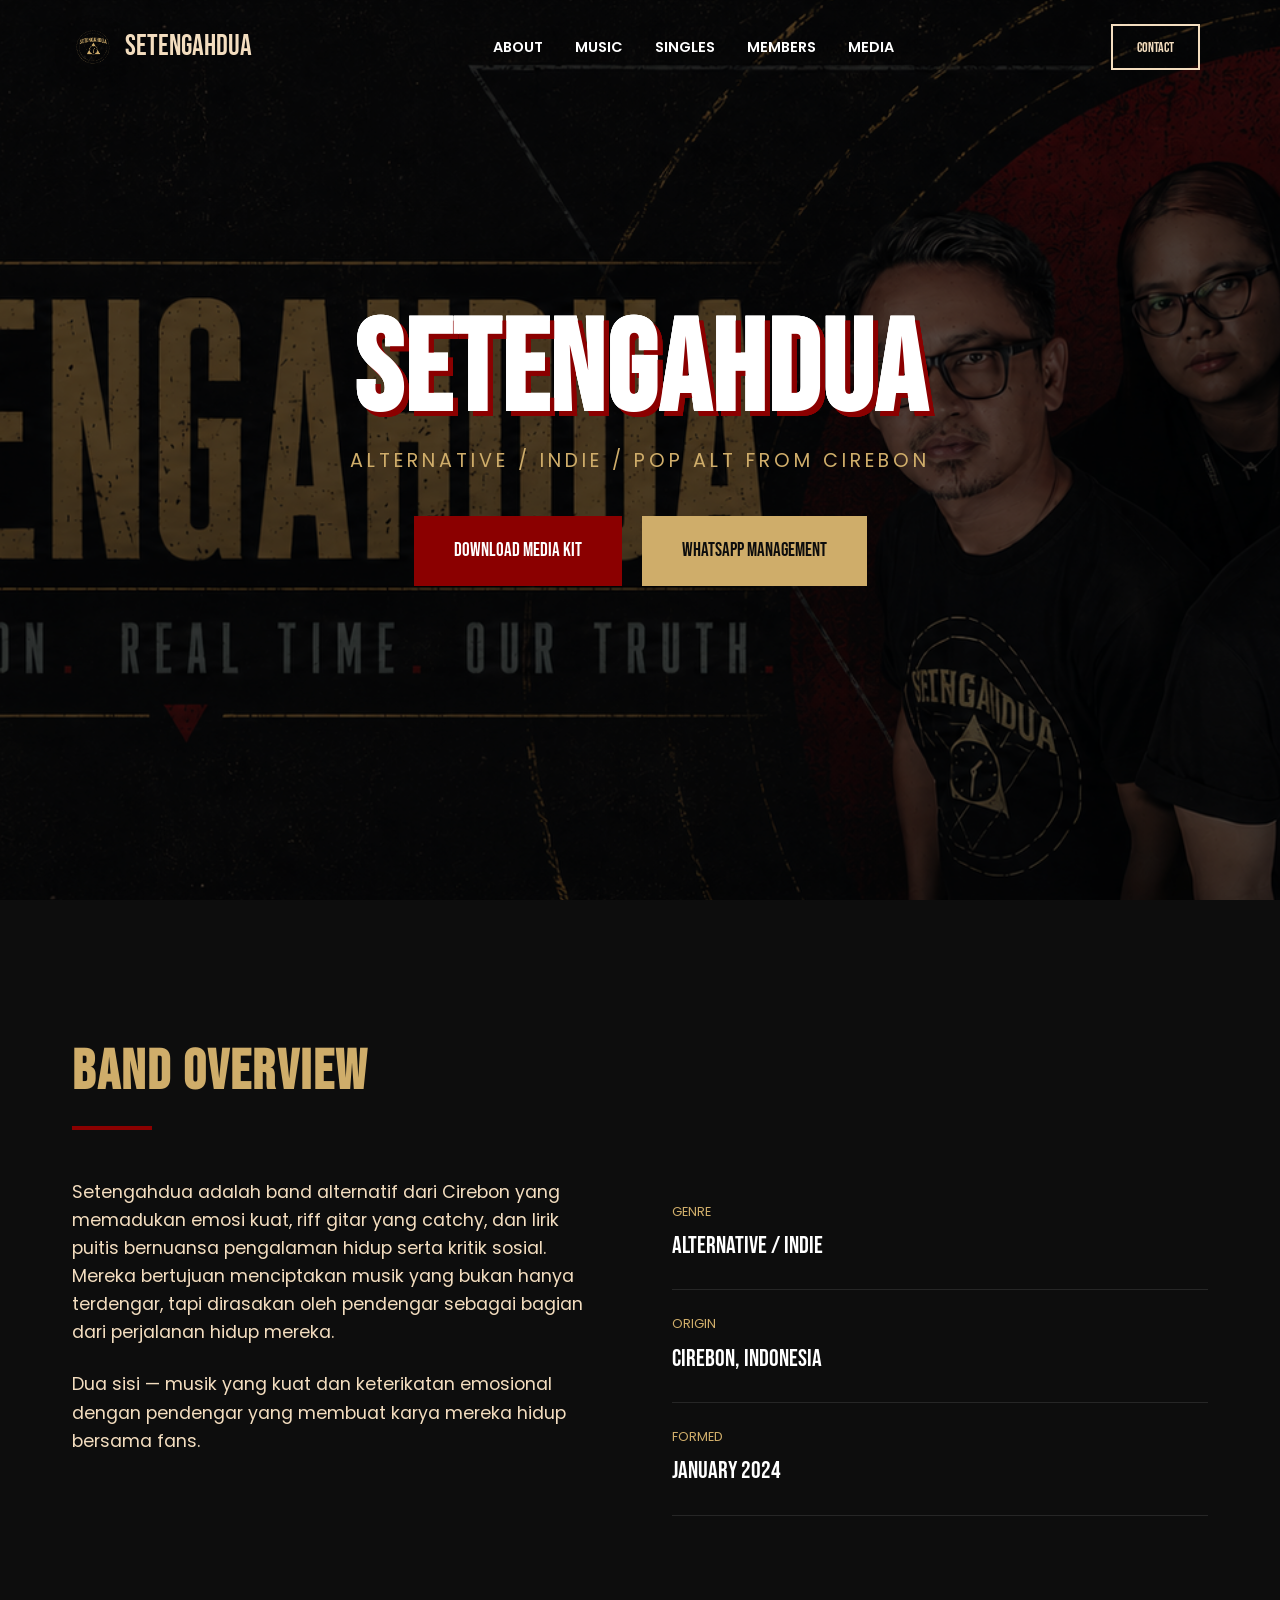
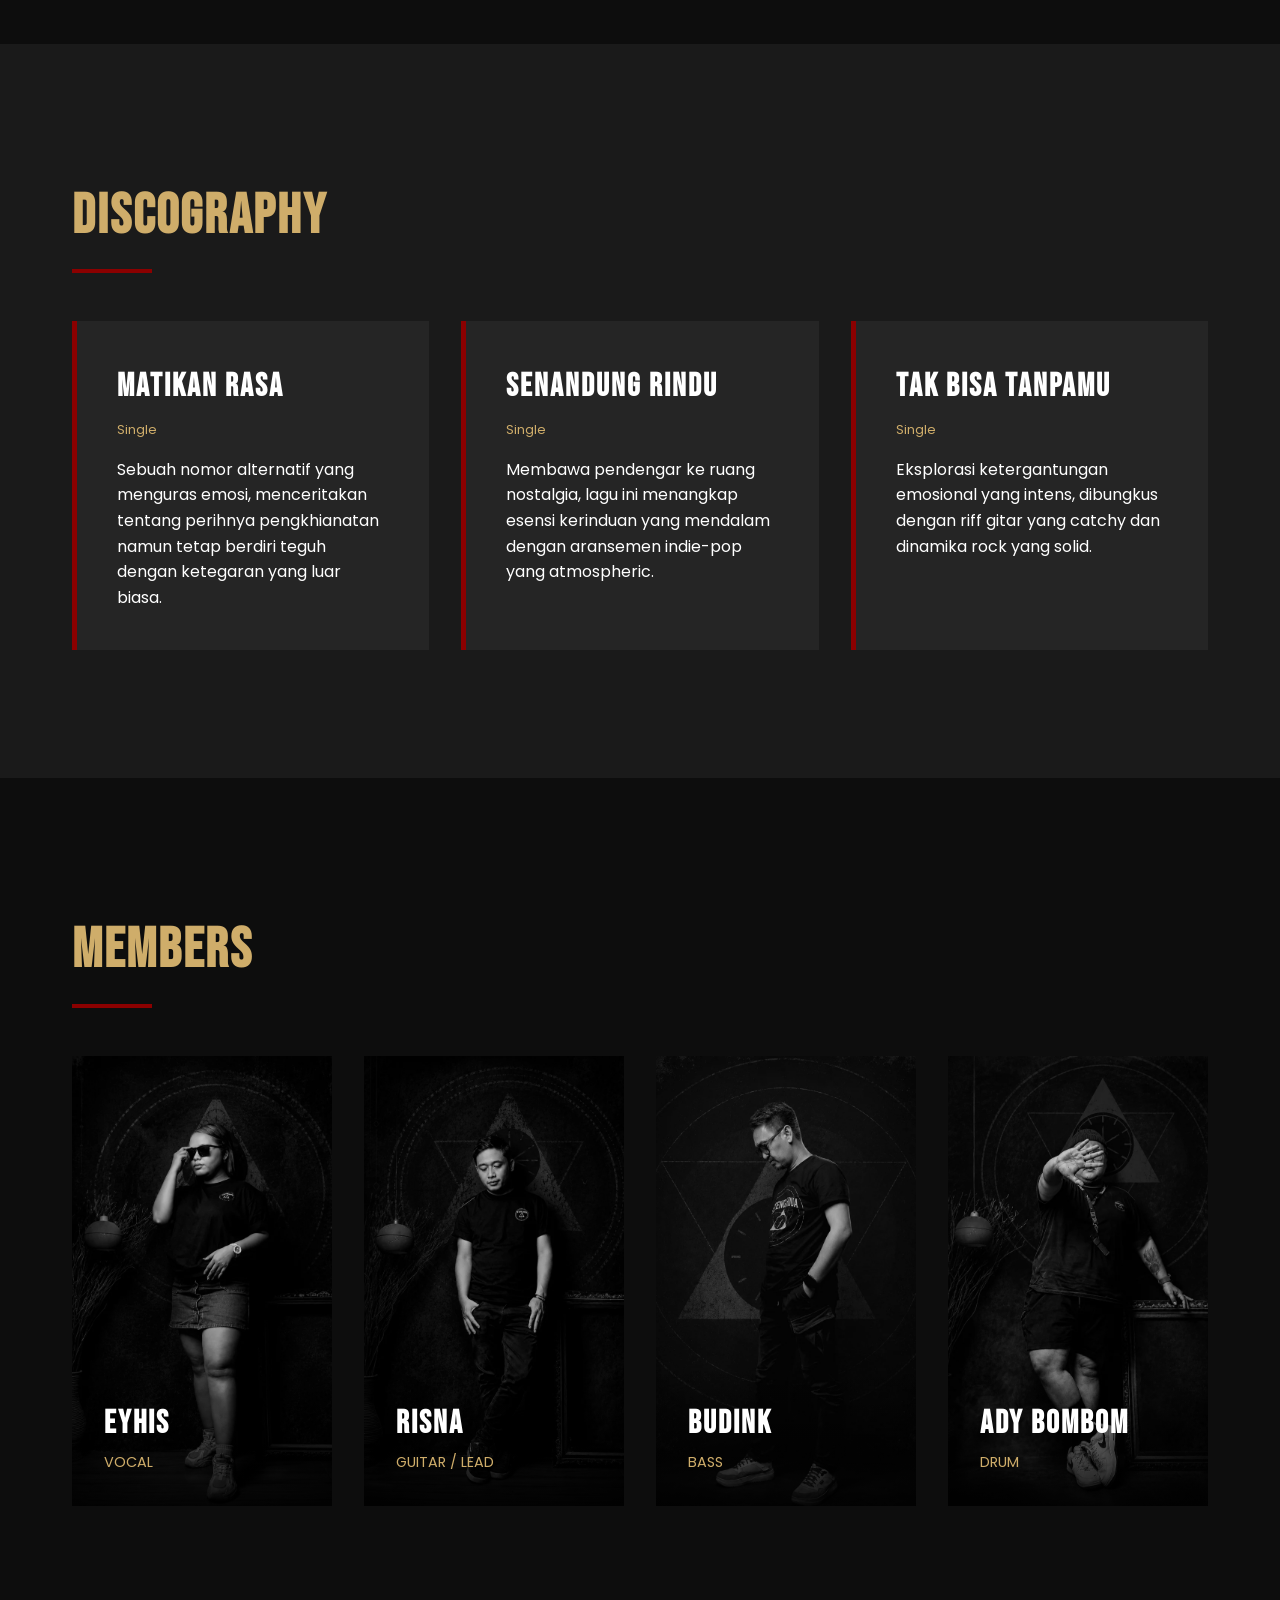
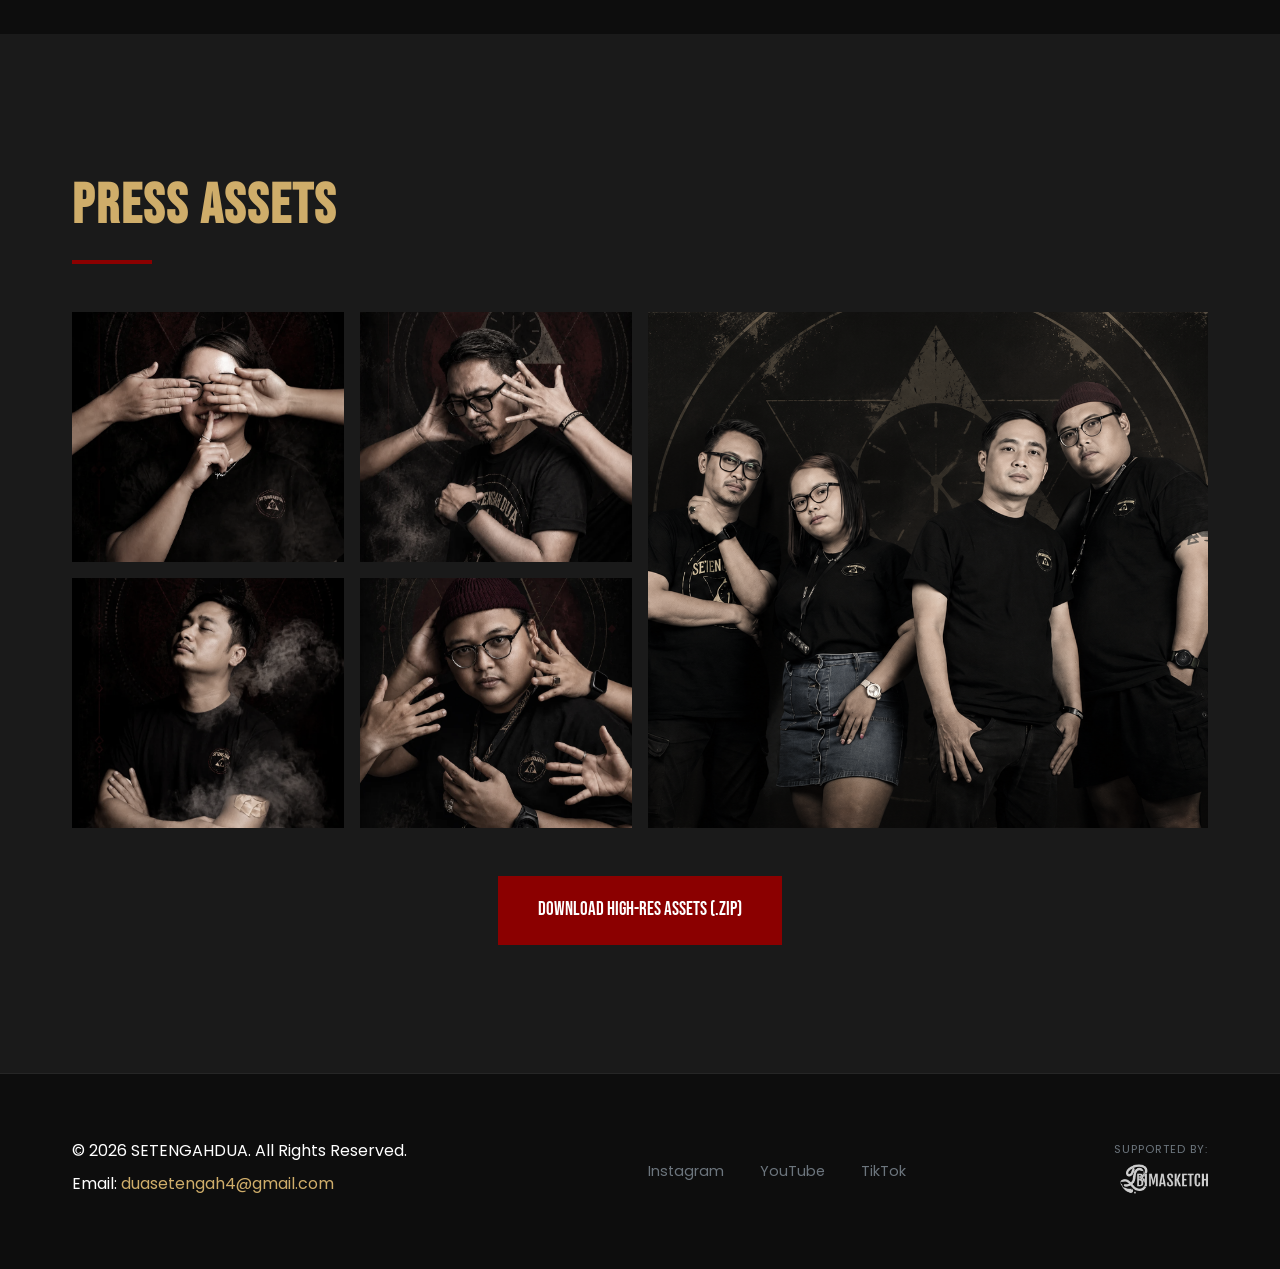
<file: index.html>
<!DOCTYPE html>
<html lang="id">

<head>
    <meta charset="UTF-8">
    <meta name="viewport" content="width=device-width, initial-scale=1.0">
    <title>SETENGAHDUA | Home</title>
    <link rel="stylesheet" href="style.css?v=nav-mobile-drawer">
    <link rel="preconnect" href="https://fonts.googleapis.com">
    <link rel="preconnect" href="https://fonts.gstatic.com" crossorigin>
    <link
        href="https://fonts.googleapis.com/css2?family=Anton&family=Bebas+Neue&family=Inter:wght@400;700&family=Poppins:wght@300;400;600;700&display=swap"
        rel="stylesheet">
</head>

<body>
    <div class="grain-overlay"></div>

    <nav>
        <div class="nav-container">
            <div class="logo"><img src="/images/logo/logo.png" alt="SETENGAHDUA logo" width="42" height="42"><span>SETENGAHDUA</span></div>
            <div class="nav-links">
                <a href="#about">About</a>
                <a href="#music">Music</a>
                <a href="/single/">Singles</a>
                <a href="#members">Members</a>
                <a href="#media">Media</a>
            </div>
            <div class="nav-right">
                <div class="cta-nav">
                    <a href="https://wa.me/6285793243485" class="btn btn-outline small">Contact</a>
                </div>
                <button class="hamburger" id="hamburger" aria-label="Open menu" aria-expanded="false">
                    <span></span><span></span><span></span>
                </button>
            </div>
        </div>
    </nav>

    <!-- Mobile Drawer -->
    <div class="mobile-overlay" id="mobile-overlay"></div>
    <div class="mobile-drawer" id="mobile-drawer">
        <div class="drawer-header">
            <span class="logo"><img src="/images/logo/logo.png" alt="SETENGAHDUA logo" width="42" height="42"><span>SETENGAHDUA</span></span>
            <button class="drawer-close" id="drawer-close" aria-label="Close menu">&#x2715;</button>
        </div>
        <nav class="drawer-nav">
            <a href="#about">About</a>
            <a href="#music">Music</a>
            <a href="/single/">Singles</a>
            <a href="#members">Members</a>
            <a href="#media">Media</a>
            <a href="https://wa.me/6285793243485" class="drawer-cta">Contact</a>
        </nav>
    </div>

    <header class="hero">
        <div class="hero-image" style="background-image: url('images/header.png');"></div>
        <div class="hero-content">
            <h1 class="glitch" data-text="SETENGAHDUA">SETENGAHDUA</h1>
            <p class="tagline">Alternative / Indie / Pop Alt from Cirebon</p>
            <div class="hero-btns">
                <a href="downloads/media.zip" class="btn btn-primary">Download Media Kit</a>
                <a href="https://wa.me/6285793243485" class="btn btn-secondary">WhatsApp Management</a>
            </div>
        </div>
    </header>

    <main>
        <section id="about" class="section">
            <div class="container">
                <div class="section-header">
                    <h2 class="section-title">Band Overview</h2>
                    <div class="section-underline"></div>
                </div>
                <div class="about-grid">
                    <div class="about-text">
                        <p>Setengahdua adalah band alternatif dari Cirebon yang memadukan emosi kuat, riff gitar yang
                            catchy, dan lirik puitis bernuansa pengalaman hidup serta kritik sosial. Mereka bertujuan
                            menciptakan musik yang bukan hanya terdengar, tapi dirasakan oleh pendengar sebagai bagian
                            dari perjalanan hidup mereka.</p>
                        <p>Dua sisi — musik yang kuat dan keterikatan emosional dengan pendengar yang membuat karya
                            mereka hidup bersama fans.</p>
                    </div>
                    <div class="about-stats">
                        <div class="stat-item">
                            <span class="stat-label">Genre</span>
                            <span class="stat-value">Alternative / Indie</span>
                        </div>
                        <div class="stat-item">
                            <span class="stat-label">Origin</span>
                            <span class="stat-value">Cirebon, Indonesia</span>
                        </div>
                        <div class="stat-item">
                            <span class="stat-label">Formed</span>
                            <span class="stat-value">January 2024</span>
                        </div>
                    </div>
                </div>
            </div>
        </section>

        <section id="music" class="section alt-bg">
            <div class="container">
                <div class="section-header">
                    <h2 class="section-title">Discography</h2>
                    <div class="section-underline"></div>
                </div>
                <div class="releases-grid">
                    <div class="release-card">
                        <div class="release-info">
                            <h3>Matikan Rasa</h3>
                            <p class="release-meta">Single</p>
                            <p>Sebuah nomor alternatif yang menguras emosi, menceritakan tentang perihnya pengkhianatan
                                namun tetap berdiri teguh dengan ketegaran yang luar biasa.</p>
                        </div>
                    </div>
                    <div class="release-card">
                        <div class="release-info">
                            <h3>Senandung Rindu</h3>
                            <p class="release-meta">Single</p>
                            <p>Membawa pendengar ke ruang nostalgia, lagu ini menangkap esensi kerinduan yang mendalam
                                dengan aransemen indie-pop yang atmospheric.</p>
                        </div>
                    </div>
                    <div class="release-card">
                        <div class="release-info">
                            <h3>Tak Bisa Tanpamu</h3>
                            <p class="release-meta">Single</p>
                            <p>Eksplorasi ketergantungan emosional yang intens, dibungkus dengan riff gitar yang catchy
                                dan dinamika rock yang solid.</p>
                        </div>
                    </div>
                </div>
            </div>
        </section>

        <section id="player" class="section" hidden>
            <div class="container">
                <div class="section-header">
                    <h2 class="section-title">Music Player</h2>
                    <div class="section-underline"></div>
                </div>

                <div class="player-container">
                    <div class="visualizer-wrapper">
                        <canvas id="visualizer"></canvas>
                    </div>
                    <div class="player-controls">
                        <div class="current-track">
                            <h3 id="track-title">Select a Track</h3>
                            <p id="track-status">Ready to rock</p>
                        </div>
                        <div class="control-btns">
                            <button id="prev-btn" class="ctrl-btn">PREV</button>
                            <button id="play-btn" class="ctrl-btn play">PLAY</button>
                            <button id="next-btn" class="ctrl-btn">NEXT</button>
                        </div>
                        <div class="progress-container">
                            <div class="progress-bar" id="progress-bar"></div>
                        </div>
                    </div>
                    <ul class="track-list" id="track-list">
                        <li class="track-item" data-src="music/Setengah Dua - Matikan Rasa.mp3">Matikan Rasa</li>
                        <li class="track-item" data-src="music/Setengah Dua - Senandung Rindu.mp3">Senandung Rindu</li>
                        <li class="track-item" data-src="music/Setengah Dua - Tak Bisa Tanpamu.mp3">Tak Bisa Tanpamu
                        </li>
                    </ul>
                </div>
            </div>
        </section>

        <section id="members" class="section">
            <div class="container">
                <div class="section-header">
                    <h2 class="section-title">Members</h2>
                    <div class="section-underline"></div>
                </div>
                <div class="members-grid">
                    <div class="member-card">
                        <div class="member-img" style="background-image: url('images/eyhis/e1.webp');"></div>
                        <div class="member-info">
                            <h3>Eyhis</h3>
                            <p class="role">Vocal</p>
                        </div>
                    </div>
                    <div class="member-card">
                        <div class="member-img" style="background-image: url('images/risna/r1.webp');"></div>
                        <div class="member-info">
                            <h3>Risna</h3>
                            <p class="role">Guitar / Lead</p>
                        </div>
                    </div>
                    <div class="member-card">
                        <div class="member-img" style="background-image: url('images/budink/b1.webp');"></div>
                        <div class="member-info">
                            <h3>Budink</h3>
                            <p class="role">Bass</p>
                        </div>
                    </div>
                    <div class="member-card">
                        <div class="member-img" style="background-image: url('images/ady/ady1.webp');"></div>
                        <div class="member-info">
                            <h3>Ady Bombom</h3>
                            <p class="role">Drum</p>
                        </div>
                    </div>
                </div>
            </div>
        </section>

        <section id="media" class="section alt-bg">
            <div class="container">
                <div class="section-header">
                    <h2 class="section-title">Press Assets</h2>
                    <div class="section-underline"></div>
                </div>
                <div class="media-preview-grid">
                    <div class="media-item small" style="background-image: url('images/eyhis/e2.webp');"></div>
                    <div class="media-item small" style="background-image: url('images/budink/b2.webp');"></div>
                    <div class="media-item wide" style="background-image: url('images/Photo.png'); background-position: center;"></div>
                    <div class="media-item small" style="background-image: url('images/risna/r2.webp');"></div>
                    <div class="media-item small" style="background-image: url('images/ady/ady2.webp');"></div>
                </div>
                <div class="media-footer">
                    <a href="downloads/media.zip" class="btn btn-primary">Download High-Res Assets (.zip)</a>
                </div>
            </div>
        </section>
    </main>

    <footer>
        <div class="container footer-content">
            <div class="footer-info">
                <p>&copy; 2026 SETENGAHDUA. All Rights Reserved.</p>
                <p class="contact-email">Email: <a href="mailto:duasetengah4@gmail.com">duasetengah4@gmail.com</a></p>
            </div>
            <div class="footer-links">
                <a href="https://instagram.com/setengahduaofficial" target="_blank">Instagram</a>
                <a href="https://youtube.com/@SETENGAHDUAOFFICIAL" target="_blank">YouTube</a>
                <a href="https://tiktok.com/@setengah_duaofficial" target="_blank">TikTok</a>
            </div>
            <div class="footer-supported">
                <p>Supported by:</p>
                <a href="https://bimasketch.com" target="_blank">
                    <img src="images/bimasketch/Logowhite.png" alt="Bimasketch Logo" class="support-logo">
                </a>
            </div>
        </div>
    </footer>

    <script src="player.js"></script>
    <script>
        // Scroll effect
        window.addEventListener('scroll', () => {
            const nav = document.querySelector('nav');
            nav.classList.toggle('scrolled', window.scrollY > 50);
        });

        // Mobile hamburger menu
        const hamburger = document.getElementById('hamburger');
        const drawer = document.getElementById('mobile-drawer');
        const overlay = document.getElementById('mobile-overlay');
        const drawerClose = document.getElementById('drawer-close');

        function openMenu() {
            drawer.classList.add('open');
            overlay.classList.add('open');
            hamburger.setAttribute('aria-expanded', 'true');
            hamburger.classList.add('active');
            document.body.style.overflow = 'hidden';
        }

        function closeMenu() {
            drawer.classList.remove('open');
            overlay.classList.remove('open');
            hamburger.setAttribute('aria-expanded', 'false');
            hamburger.classList.remove('active');
            document.body.style.overflow = '';
        }

        hamburger.addEventListener('click', openMenu);
        drawerClose.addEventListener('click', closeMenu);
        overlay.addEventListener('click', closeMenu);

        // Close on link click
        drawer.querySelectorAll('a').forEach(link => {
            link.addEventListener('click', closeMenu);
        });
    </script>
</body>

</html>
</file>
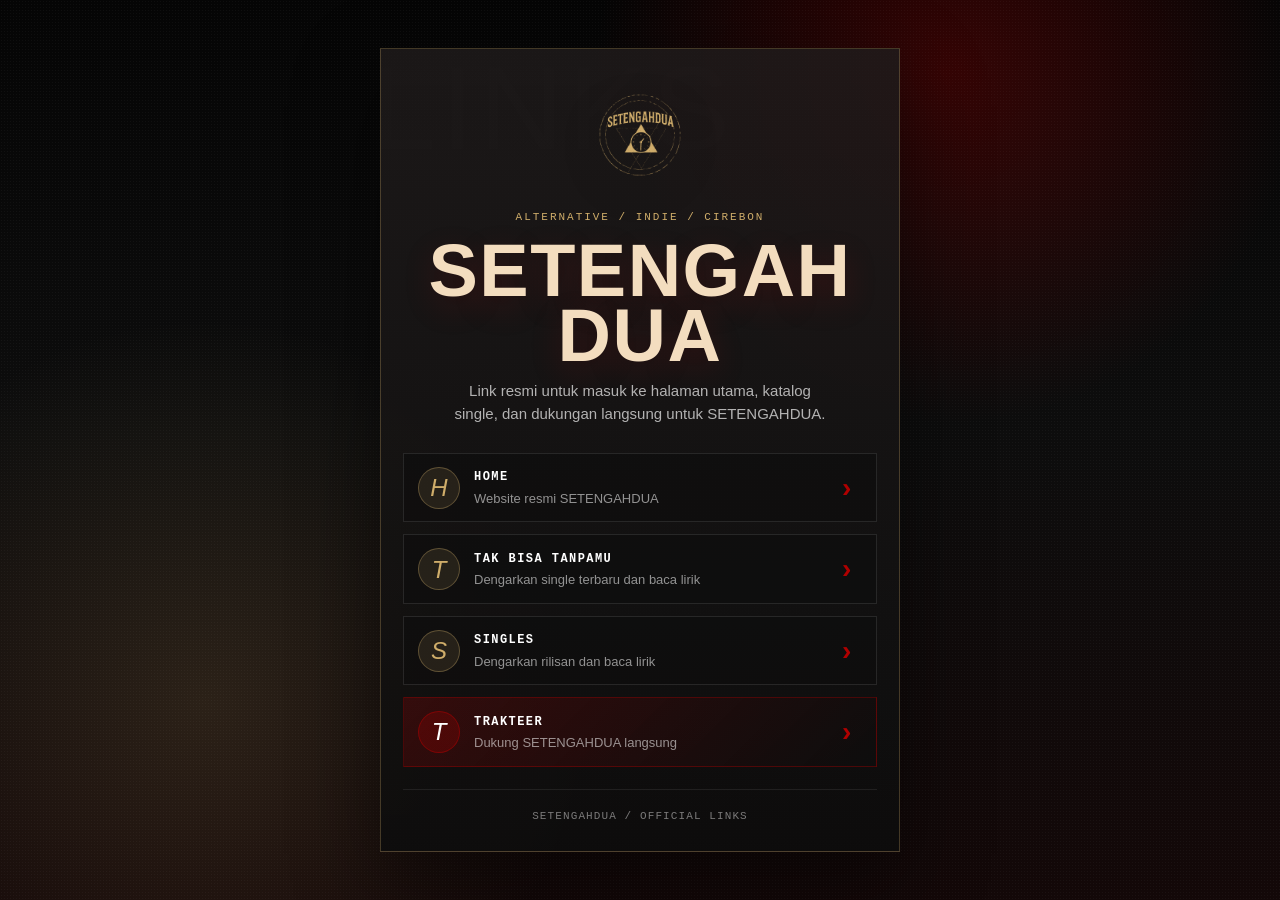
<file: links/index.html>
<!doctype html>
<html lang="id">
<head>
  <meta charset="utf-8">
  <meta name="viewport" content="width=device-width, initial-scale=1">
  <title>SETENGAHDUA Links</title>
  <meta name="description" content="Link resmi SETENGAHDUA: home, singles, dan Trakteer.">
  <style>
    :root{
      --s2-black:#0D0D0D;
      --s2-red:#B00000;
      --s2-white:#FFFFFF;
      --s2-gray:#6C757D;
      --s2-gold:#CFAD6A;
      --s2-cream:#F3DDBF;
      --s2-panel:#171414;
      --s2-card:#1F1B1B;
      --font-display:"Bebas Neue","Anton",Impact,sans-serif;
      --font-body:"Inter","Poppins",Arial,sans-serif;
      --font-mono:"Courier Prime","Courier New",monospace;
    }
    *{box-sizing:border-box}
    html{scroll-behavior:smooth;background:var(--s2-black);max-width:100%;overflow-x:hidden}
    body{margin:0;min-height:100vh;max-width:100%;overflow-x:hidden;color:var(--s2-white);font-family:var(--font-body);line-height:1.55;background:
      radial-gradient(circle at 74% 8%,rgba(176,0,0,.28),transparent 22rem),
      radial-gradient(circle at 16% 78%,rgba(207,173,106,.14),transparent 24rem),
      linear-gradient(180deg,#050505 0%,#0d0d0d 48%,#130808 100%)}
    body::before{content:"";position:fixed;inset:0;pointer-events:none;opacity:.22;mix-blend-mode:screen;background-image:radial-gradient(rgba(255,255,255,.16) .7px,transparent .8px);background-size:3px 3px;z-index:1}
    a{color:inherit;text-decoration:none}
    .wrap{width:min(520px,calc(100% - 32px));min-height:100vh;margin:0 auto;position:relative;z-index:2;display:flex;align-items:center;padding:34px 0}
    .card{width:100%;position:relative;padding:34px 22px 26px;border:1px solid rgba(207,173,106,.28);background:linear-gradient(180deg,rgba(31,27,27,.86),rgba(13,13,13,.9));box-shadow:0 30px 80px rgba(0,0,0,.48);overflow:hidden}
    .card::before{content:"LINKS";position:absolute;left:-10px;top:14px;font-family:var(--font-display);font-size:116px;line-height:.8;letter-spacing:.05em;color:rgba(255,255,255,.035);z-index:-1;white-space:nowrap}

    .logo{display:block;width:104px;margin:0 auto 22px;filter:drop-shadow(0 16px 28px rgba(0,0,0,.45))}
    .kicker{display:block;text-align:center;font-family:var(--font-mono);font-size:11px;letter-spacing:.18em;text-transform:uppercase;color:var(--s2-gold)}
    h1{margin:12px auto 10px;max-width:100%;text-align:center;font-family:var(--font-display);font-size:clamp(44px,12vw,74px);line-height:.88;letter-spacing:.02em;text-transform:uppercase;color:var(--s2-cream);text-shadow:0 10px 32px rgba(176,0,0,.2);overflow-wrap:anywhere}
    .intro{max-width:380px;margin:0 auto 24px;text-align:center;color:rgba(255,255,255,.68);font-size:15px}
    .links{display:grid;gap:12px;margin:28px 0 22px}.link{display:grid;grid-template-columns:42px 1fr 20px;align-items:center;gap:14px;min-height:68px;padding:12px 14px;border:1px solid rgba(255,255,255,.1);background:rgba(13,13,13,.62);transition:transform .18s ease,border-color .18s ease,background .18s ease}.link:hover{transform:translateY(-2px);border-color:rgba(207,173,106,.58);background:rgba(31,27,27,.92)}
    .icon{display:grid;place-items:center;width:42px;height:42px;border-radius:50%;border:1px solid rgba(207,173,106,.35);background:rgba(207,173,106,.12);font-family:var(--font-display);font-size:24px;color:var(--s2-gold)}
    .link strong{display:block;font-family:var(--font-mono);font-size:12px;letter-spacing:.12em;text-transform:uppercase;color:var(--s2-white)}.link span{display:block;margin-top:2px;font-size:13px;color:rgba(255,255,255,.55)}
    .arrow{font-family:var(--font-display);font-size:28px;color:var(--s2-red)}
    .trakteer{border-color:rgba(176,0,0,.36);background:linear-gradient(135deg,rgba(176,0,0,.22),rgba(13,13,13,.72))}.trakteer .icon{background:rgba(176,0,0,.24);border-color:rgba(176,0,0,.5);color:#fff}
    footer{padding-top:18px;border-top:1px solid rgba(255,255,255,.08);text-align:center;font-family:var(--font-mono);font-size:11px;letter-spacing:.1em;text-transform:uppercase;color:rgba(255,255,255,.45)}
    @media(max-width:420px){.wrap{width:min(100% - 24px,520px);padding:18px 0}.card{padding:28px 16px 22px}.logo{width:86px}h1{font-size:clamp(40px,10.5vw,50px)}.link{grid-template-columns:38px 1fr 18px;gap:10px}.icon{width:38px;height:38px}}
  </style>
</head>
<body>
  <main class="wrap">
    <section class="card" aria-label="SETENGAHDUA official links">
      <img class="logo" src="/images/logo/logo.png" alt="SETENGAHDUA">
      <span class="kicker">Alternative / Indie / Cirebon</span>
      <h1>SETENGAHDUA</h1>
      <p class="intro">Link resmi untuk masuk ke halaman utama, katalog single, dan dukungan langsung untuk SETENGAHDUA.</p>

      <div class="links">
        <a class="link" href="https://setengahdua.com/">
          <i class="icon">H</i>
          <span><strong>Home</strong><span>Website resmi SETENGAHDUA</span></span>
          <b class="arrow">›</b>
        </a>
        <a class="link" href="https://setengahdua.com/single/tak-bisa-tanpamu/">
          <i class="icon">T</i>
          <span><strong>Tak Bisa Tanpamu</strong><span>Dengarkan single terbaru dan baca lirik</span></span>
          <b class="arrow">›</b>
        </a>
        <a class="link" href="https://setengahdua.com/single/">
          <i class="icon">S</i>
          <span><strong>Singles</strong><span>Dengarkan rilisan dan baca lirik</span></span>
          <b class="arrow">›</b>
        </a>
        <a class="link trakteer" href="https://trakteer.id/setengahduaofficial" target="_blank" rel="noopener">
          <i class="icon">T</i>
          <span><strong>Trakteer</strong><span>Dukung SETENGAHDUA langsung</span></span>
          <b class="arrow">›</b>
        </a>
      </div>

      <footer>SETENGAHDUA / Official links</footer>
    </section>
  </main>
</body>
</html>
</file>
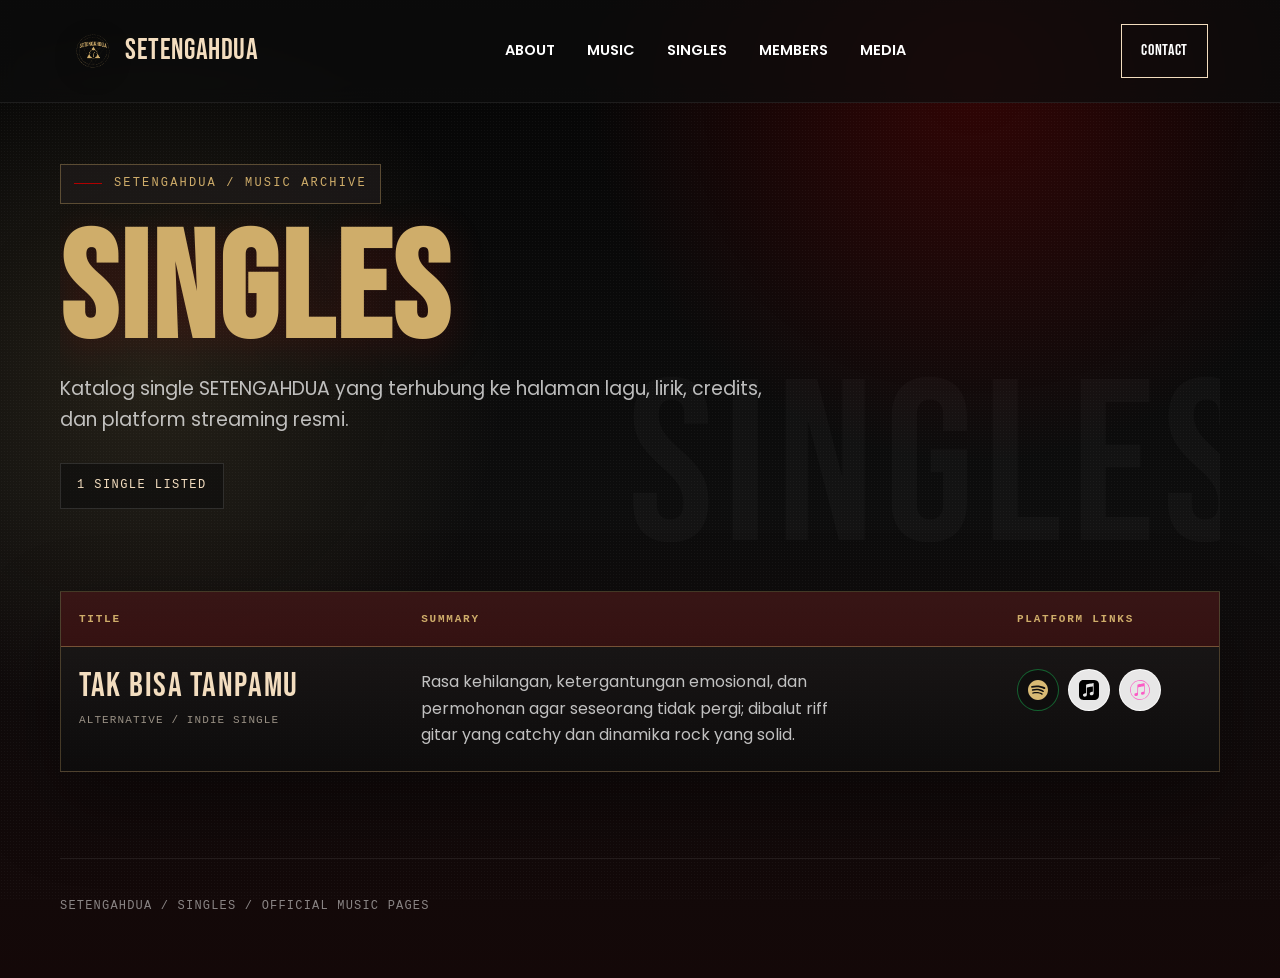
<file: single/index.html>
<!doctype html>
<html lang="id">
<head>
  <meta charset="utf-8">
  <meta name="viewport" content="width=device-width, initial-scale=1">
  <title>Singles - SETENGAHDUA</title>
  <meta name="description" content="Daftar single resmi SETENGAHDUA beserta halaman lagu dan platform streaming.">
  <link rel="preconnect" href="https://fonts.googleapis.com">
  <link rel="preconnect" href="https://fonts.gstatic.com" crossorigin>
  <link href="https://fonts.googleapis.com/css2?family=Bebas+Neue&family=Poppins:wght@300;400;600;700&display=swap" rel="stylesheet">
  <style>
    :root{--black:#0d0d0d;--red:#b00000;--gold:#cfad6a;--cream:#f3ddbf;--panel:#171414;--card:#211b1b;--muted:#9a9185;--display:"Bebas Neue","Anton",sans-serif;--body:"Poppins","Inter",sans-serif;--mono:"Courier Prime","Courier New",monospace}
    *{box-sizing:border-box}
    html{background:var(--black);scroll-behavior:smooth;max-width:100%;overflow-x:hidden}
    body{margin:0;max-width:100%;overflow-x:hidden;color:#fff;font-family:var(--body);line-height:1.65;background:radial-gradient(circle at 76% 8%,rgba(176,0,0,.25),transparent 24rem),radial-gradient(circle at 12% 38%,rgba(207,173,106,.13),transparent 22rem),linear-gradient(180deg,#050505 0%,#0d0d0d 52%,#140808 100%)}
    body:before{content:"";position:fixed;inset:0;pointer-events:none;opacity:.2;mix-blend-mode:screen;background-image:radial-gradient(rgba(255,255,255,.16) .7px,transparent .8px);background-size:3px 3px;z-index:1}
    a{color:inherit;text-decoration:none}
    .wrap{width:min(1160px,calc(100% - 36px));margin:0 auto;position:relative;z-index:2;padding-top:88px}
    .top-nav{position:fixed;top:0;width:100%;z-index:1000;padding:1.5rem 0;transition:padding .3s ease,background-color .3s ease;border-bottom:1px solid rgba(255,255,255,.08);background:rgba(13,13,13,.72);backdrop-filter:blur(10px)}
    .top-nav.scrolled{background-color:rgba(13,13,13,.95);padding:1rem 0}.nav-container{max-width:1200px;margin:0 auto;padding:0 2rem;display:flex;justify-content:space-between;align-items:center}.logo{display:inline-flex;align-items:center;gap:.7rem;font-family:var(--display);font-size:1.8rem;color:var(--cream);letter-spacing:.02em}.logo img{display:block;width:42px;height:auto;filter:drop-shadow(0 8px 18px rgba(0,0,0,.45))}.nav-links{display:flex}.nav-links a{color:#fff;text-decoration:none;margin-left:2rem;font-size:.9rem;text-transform:uppercase;font-weight:600;transition:color .25s ease}.nav-links a:hover{color:var(--red)}.nav-right{display:flex;align-items:center;gap:1.5rem}.cta-nav .btn{display:inline-block;padding:.8rem 1.2rem;border:1px solid var(--cream);font-family:var(--display);font-size:1rem;letter-spacing:.04em;text-transform:uppercase}.hamburger{display:none;background:none;border:0;cursor:pointer;padding:4px;width:36px;height:36px}.hamburger span{display:block;height:2px;width:100%;background:var(--cream);border-radius:2px;transition:.3s ease}.hamburger.active span:nth-child(1){transform:translateY(7px) rotate(45deg)}.hamburger.active span:nth-child(2){opacity:0;transform:scaleX(0)}.hamburger.active span:nth-child(3){transform:translateY(-7px) rotate(-45deg)}.mobile-overlay{display:none;position:fixed;inset:0;background:rgba(0,0,0,.7);z-index:1100;opacity:0;transition:opacity .3s ease;backdrop-filter:blur(4px)}.mobile-overlay.open{display:block;opacity:1}.mobile-drawer{position:fixed;top:0;right:0;width:min(320px,85vw);height:100dvh;background:#111;border-left:1px solid rgba(255,255,255,.08);z-index:1200;display:flex;flex-direction:column;transform:translateX(100%);transition:transform .35s cubic-bezier(.25,.8,.25,1)}.mobile-drawer.open{transform:translateX(0)}.drawer-header{display:flex;justify-content:space-between;align-items:center;padding:1.4rem 1.5rem;border-bottom:1px solid rgba(255,255,255,.08)}.drawer-close{background:none;border:0;color:var(--cream);font-size:1.4rem;cursor:pointer;line-height:1;opacity:.7}.drawer-nav{display:flex;flex-direction:column;padding:1rem 0;flex:1}.drawer-nav a{color:#fff;text-decoration:none;font-size:1rem;font-family:var(--display);letter-spacing:2px;text-transform:uppercase;padding:1.1rem 1.5rem;border-bottom:1px solid rgba(255,255,255,.05);transition:.25s ease}.drawer-nav a:hover,.drawer-nav a:focus{color:var(--gold);background:rgba(255,255,255,.03);padding-left:2rem}.drawer-nav .drawer-cta{margin-top:auto;background:var(--red);color:#fff;border:0;text-align:center;margin:2rem 1.5rem 1.5rem;padding:1rem}
    .hero{padding:76px 0 54px;position:relative;overflow:hidden}.hero:after{content:"SINGLES";position:absolute;right:-3vw;bottom:0;font-family:var(--display);font-size:clamp(96px,18vw,260px);line-height:.8;color:rgba(255,255,255,.026);letter-spacing:.04em;z-index:-1;white-space:nowrap}
    .kicker{display:inline-flex;align-items:center;gap:12px;font-family:var(--mono);font-size:12px;letter-spacing:.18em;text-transform:uppercase;color:var(--gold);border:1px solid rgba(207,173,106,.36);padding:9px 13px;background:rgba(31,27,27,.72)}.kicker:before{content:"";width:28px;height:1px;background:var(--red)}
    h1{font-family:var(--display);font-size:clamp(74px,12vw,150px);line-height:.82;letter-spacing:.02em;text-transform:uppercase;margin:28px 0 18px;color:var(--gold);text-shadow:0 8px 38px rgba(176,0,0,.18)}
    .lead{max-width:720px;color:rgba(255,255,255,.72);font-size:19px;margin:0}.count{display:inline-flex;margin-top:28px;padding:12px 16px;border:1px solid rgba(255,255,255,.12);background:rgba(13,13,13,.58);font-family:var(--mono);font-size:12px;letter-spacing:.12em;text-transform:uppercase;color:var(--cream)}
    .table-card{margin:28px 0 86px;border:1px solid rgba(207,173,106,.28);background:linear-gradient(180deg,rgba(31,27,27,.9),rgba(13,13,13,.82));box-shadow:0 30px 80px rgba(0,0,0,.35);overflow:hidden}
    table{width:100%;border-collapse:collapse}th{padding:18px;text-align:left;font-family:var(--mono);font-size:11px;letter-spacing:.16em;text-transform:uppercase;color:var(--gold);background:rgba(176,0,0,.18);border-bottom:1px solid rgba(207,173,106,.24)}th:last-child{width:220px}td{vertical-align:top;padding:22px 18px;border-bottom:1px solid rgba(255,255,255,.08);color:rgba(255,255,255,.74)}tr:last-child td{border-bottom:0}.title-cell{min-width:210px}.title{display:block;font-family:var(--display);font-size:34px;line-height:1;letter-spacing:.05em;text-transform:uppercase;color:var(--cream);transition:color .2s ease}.title-cell a:hover .title{color:var(--gold)}.meta{display:block;margin-top:8px;font-family:var(--mono);font-size:11px;letter-spacing:.1em;text-transform:uppercase;color:var(--muted)}
    .summary{max-width:410px;margin:0}.links,.platforms{display:flex;flex-wrap:wrap;gap:9px}.pill{display:inline-flex;align-items:center;min-height:38px;padding:0 12px;border:1px solid rgba(207,173,106,.4);background:rgba(13,13,13,.58);font-family:var(--mono);font-size:11px;letter-spacing:.1em;text-transform:uppercase;color:var(--cream);transition:border-color .2s ease,background .2s ease,transform .2s ease}.pill:hover{border-color:rgba(207,173,106,.75);background:rgba(176,0,0,.2);transform:translateY(-2px)}.pill.primary{background:var(--red);border-color:rgba(207,173,106,.45);color:#fff}.platform-icon{width:42px;height:42px;justify-content:center;padding:0;border-radius:50%}.platform-icon img{display:block;width:20px;height:20px;object-fit:contain;filter:invert(80%) sepia(28%) saturate(558%) hue-rotate(2deg) brightness(91%) contrast(88%)}.platform-icon.apple{background:rgba(255,255,255,.9);border-color:rgba(255,255,255,.9)}.platform-icon.apple img{filter:none}.platform-icon.spotify{border-color:rgba(30,215,96,.42)}
    .empty{padding:38px;color:rgba(255,255,255,.64)}
    footer{padding:38px 0 62px;border-top:1px solid rgba(255,255,255,.08);font-family:var(--mono);font-size:12px;letter-spacing:.1em;text-transform:uppercase;color:rgba(255,255,255,.5)}
    @media(max-width:820px){.nav-container{padding:0 1rem}.nav-links{display:none}.cta-nav{display:none}.hamburger{display:flex;flex-direction:column;justify-content:center;gap:5px}.table-card{background:transparent;border:0;box-shadow:none}table,thead,tbody,tr,th,td{display:block}thead{display:none}tr{margin-bottom:16px;border:1px solid rgba(207,173,106,.24);background:linear-gradient(180deg,rgba(31,27,27,.9),rgba(13,13,13,.82))}td{padding:16px;border-bottom:1px solid rgba(255,255,255,.08)}td:before{content:attr(data-label);display:block;margin-bottom:6px;font-family:var(--mono);font-size:10px;letter-spacing:.15em;text-transform:uppercase;color:var(--gold)}.summary{max-width:none}}
    @media(max-width:560px){.wrap{width:min(100% - 28px,1160px);padding-top:112px}.hero{padding:46px 0 34px}.title{font-size:30px}.pill{width:100%;justify-content:center}.links{display:grid;grid-template-columns:1fr}.platforms{display:flex}.platform-icon{width:42px;min-height:42px}}
  </style>
</head>
<body>
  <nav class="top-nav" aria-label="Navigasi utama">
    <div class="nav-container">
      <div class="logo"><img src="/images/logo/logo.png" alt="SETENGAHDUA logo"><span>SETENGAHDUA</span></div>
      <div class="nav-links"><a href="https://setengahdua.com/#about">About</a><a href="https://setengahdua.com/#music">Music</a><a href="/single/">Singles</a><a href="https://setengahdua.com/#members">Members</a><a href="https://setengahdua.com/#media">Media</a></div>
      <div class="nav-right"><div class="cta-nav"><a href="https://wa.me/6285793243485" class="btn btn-outline small">Contact</a></div><button class="hamburger" id="hamburger" aria-label="Open menu" aria-expanded="false"><span></span><span></span><span></span></button></div>
    </div>
  </nav>
  <div class="mobile-overlay" id="mobile-overlay"></div>
  <div class="mobile-drawer" id="mobile-drawer"><div class="drawer-header"><span class="logo"><img src="/images/logo/logo.png" alt="SETENGAHDUA logo"><span>SETENGAHDUA</span></span><button class="drawer-close" id="drawer-close" aria-label="Close menu">&#x2715;</button></div><nav class="drawer-nav"><a href="https://setengahdua.com/#about">About</a><a href="https://setengahdua.com/#music">Music</a><a href="/single/">Singles</a><a href="https://setengahdua.com/#members">Members</a><a href="https://setengahdua.com/#media">Media</a><a href="https://wa.me/6285793243485" class="drawer-cta">Contact</a></nav></div>
  <div class="wrap">

    <header class="hero">
      <span class="kicker">SETENGAHDUA / Music Archive</span>
      <h1>Singles</h1>
      <p class="lead">Katalog single SETENGAHDUA yang terhubung ke halaman lagu, lirik, credits, dan platform streaming resmi.</p>
      <div class="count">1 single listed</div>
    </header>

    <main class="table-card" id="singles" aria-label="Daftar single SETENGAHDUA">
      <table>
        <thead>
          <tr>
            <th>Title</th>
            <th>Summary</th>
            <th>Platform Links</th>
          </tr>
        </thead>
        <tbody>
          <tr>
            <td class="title-cell" data-label="Title"><a href="/single/tak-bisa-tanpamu/"><span class="title">Tak Bisa Tanpamu</span><span class="meta">Alternative / Indie Single</span></a></td>
            <td data-label="Summary"><p class="summary">Rasa kehilangan, ketergantungan emosional, dan permohonan agar seseorang tidak pergi; dibalut riff gitar yang catchy dan dinamika rock yang solid.</p></td>
            <td data-label="Platform Links"><div class="platforms"><a class="pill platform-icon spotify" href="https://open.spotify.com/album/2eurjlsmKrbDs4G70Wq4yI" target="_blank" rel="noopener" aria-label="Spotify"><img src="/single/tak-bisa-tanpamu/platform-icons/spotify.svg" alt=""></a><a class="pill platform-icon apple" href="http://itunes.apple.com/album/id/6777309069" target="_blank" rel="noopener" aria-label="Apple Music"><img src="/single/tak-bisa-tanpamu/platform-icons/applemusic.svg" alt=""></a><a class="pill platform-icon apple" href="http://itunes.apple.com/album/id6777309069?ls=1&amp;app=itunes" target="_blank" rel="noopener" aria-label="iTunes"><img src="/single/tak-bisa-tanpamu/platform-icons/itunes.svg" alt=""></a></div></td>
          </tr>
        </tbody>
      </table>
    </main>

    <footer>SETENGAHDUA / Singles / Official music pages</footer>
  </div>

  <script>
    const topNav=document.querySelector('.top-nav');const hamburger=document.getElementById('hamburger');const drawer=document.getElementById('mobile-drawer');const overlay=document.getElementById('mobile-overlay');const closeBtn=document.getElementById('drawer-close');const toggleMenu=(open)=>{hamburger.classList.toggle('active',open);hamburger.setAttribute('aria-expanded',open?'true':'false');drawer.classList.toggle('open',open);overlay.classList.toggle('open',open);document.body.style.overflow=open?'hidden':''};hamburger.addEventListener('click',()=>toggleMenu(!drawer.classList.contains('open')));closeBtn.addEventListener('click',()=>toggleMenu(false));overlay.addEventListener('click',()=>toggleMenu(false));drawer.querySelectorAll('a').forEach((link)=>link.addEventListener('click',()=>toggleMenu(false)));window.addEventListener('scroll',()=>topNav.classList.toggle('scrolled',window.scrollY>50));
  </script>
</body>
</html>
</file>
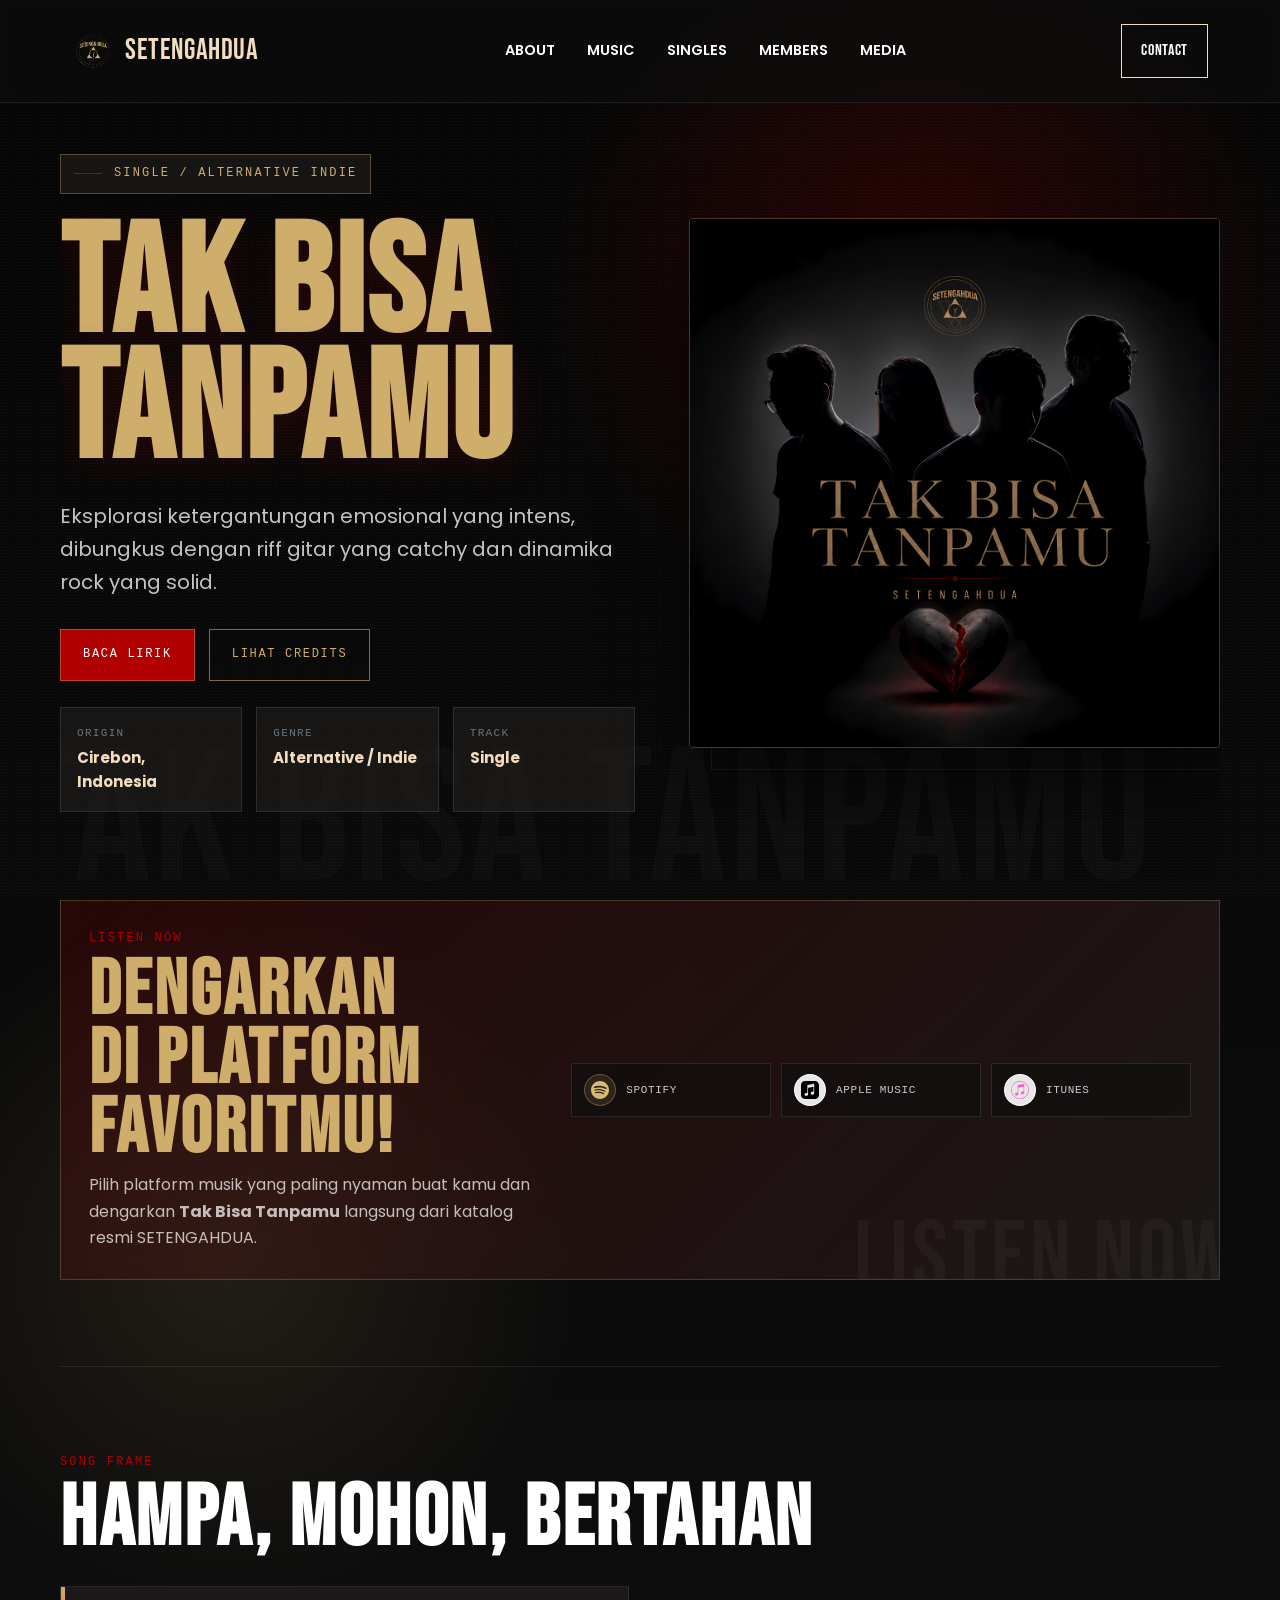
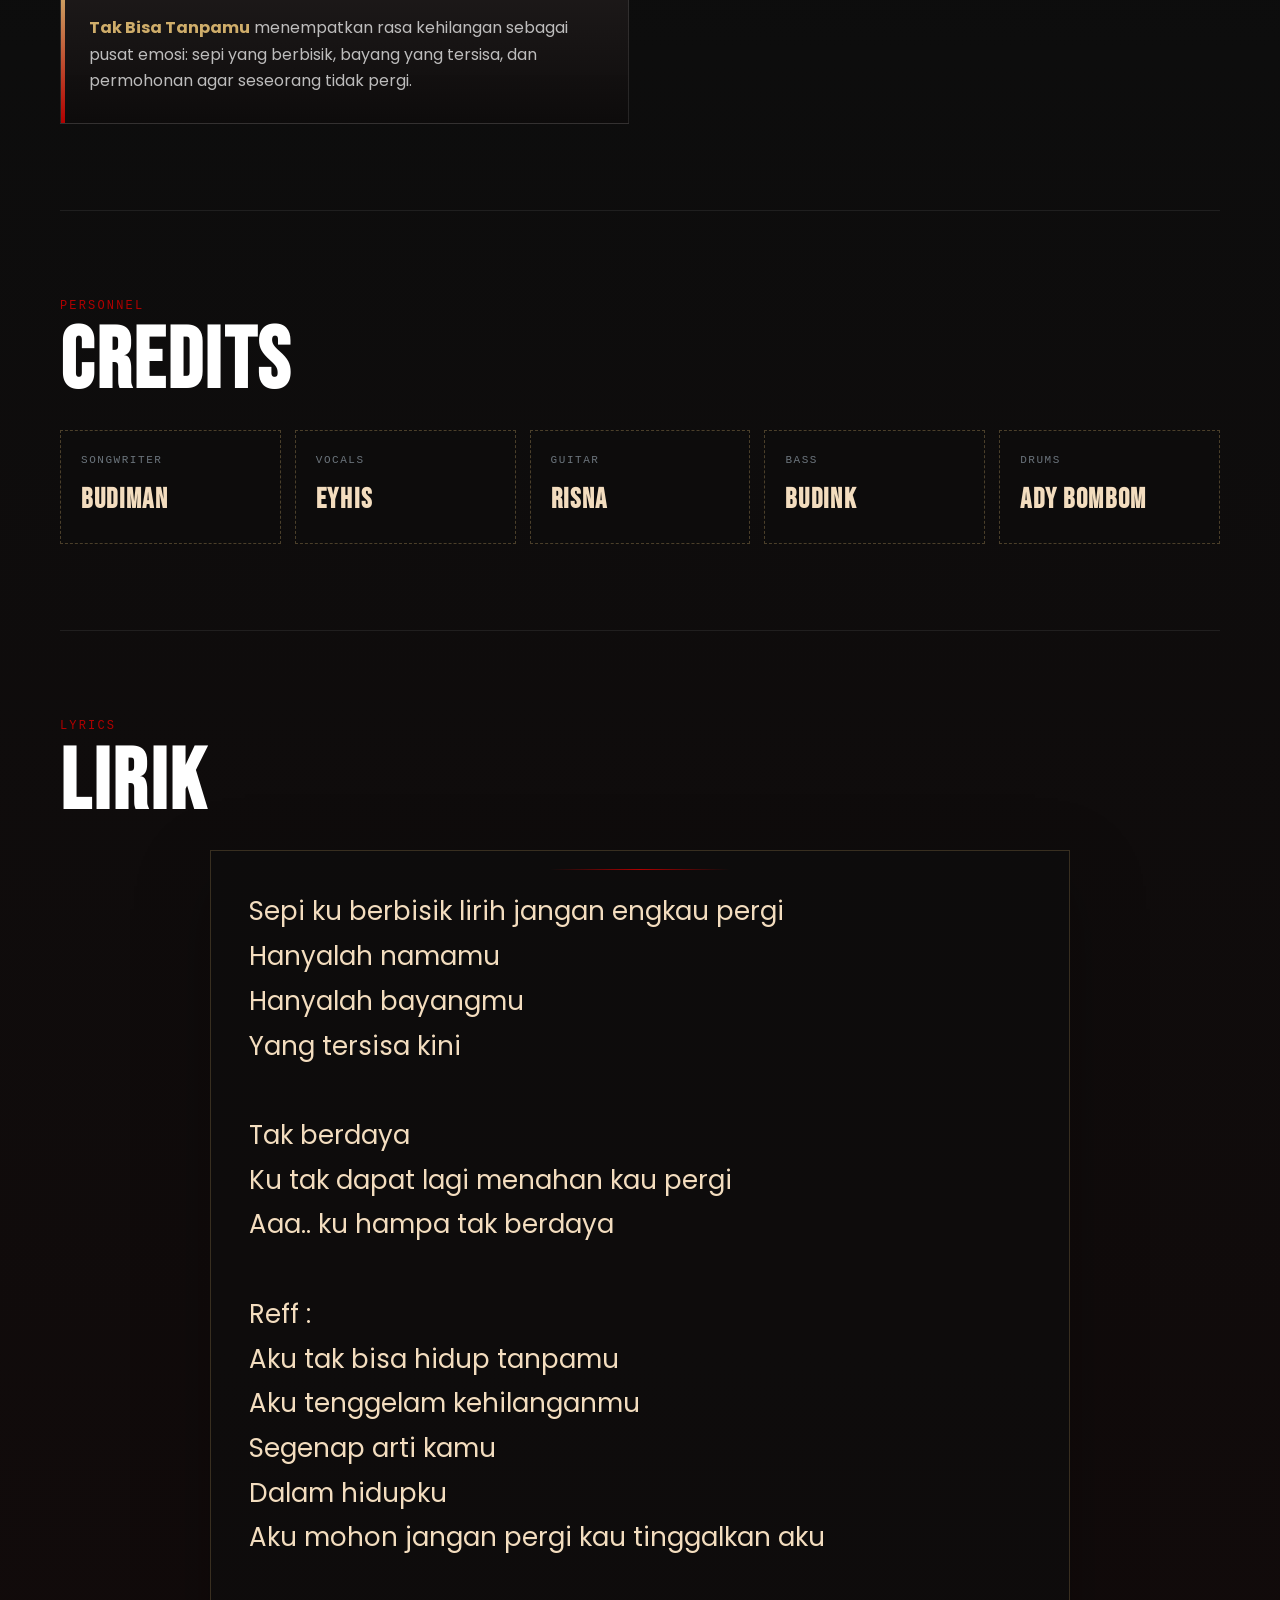
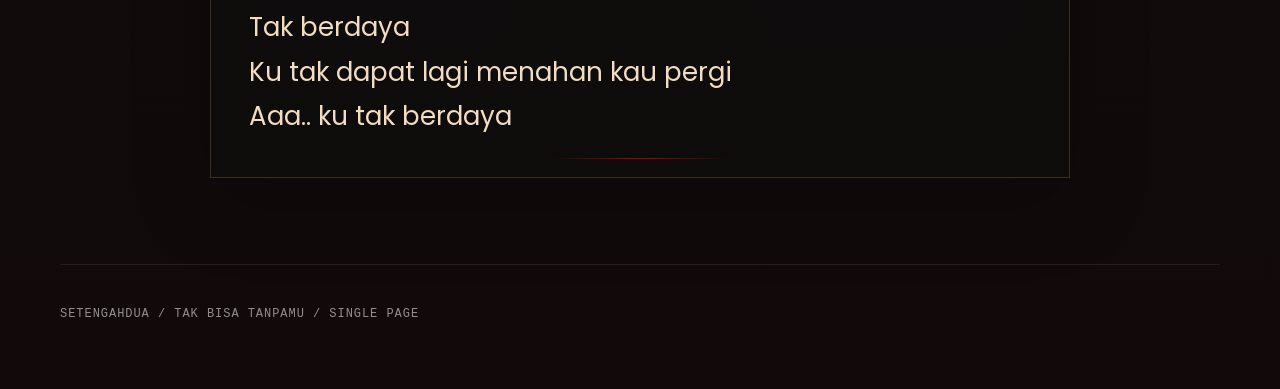
<file: single/tak-bisa-tanpamu/index.html>
<!doctype html>
<html lang="id">
<head>
  <meta charset="utf-8">
  <meta name="viewport" content="width=device-width, initial-scale=1">
  <title>Tak Bisa Tanpamu - SETENGAHDUA</title>
  <meta name="description" content="Halaman single Tak Bisa Tanpamu dari SETENGAHDUA, lengkap dengan credits dan lirik.">
  <link rel="preconnect" href="https://fonts.googleapis.com">
  <link rel="preconnect" href="https://fonts.gstatic.com" crossorigin>
  <link href="https://fonts.googleapis.com/css2?family=Bebas+Neue&family=Poppins:wght@300;400;600;700&display=swap" rel="stylesheet">
  <style>
    :root {
      --s2-black:#0D0D0D;
      --s2-red:#B00000;
      --s2-white:#FFFFFF;
      --s2-gray:#6C757D;
      --s2-gold:#CFAD6A;
      --s2-cream:#F3DDBF;
      --s2-panel:#171414;
      --s2-card:#1F1B1B;
      --font-display:"Bebas Neue","Anton",sans-serif;
      --font-body:"Poppins","Inter",sans-serif;
      --font-mono:"Courier Prime","Courier New",monospace;
    }

    *{box-sizing:border-box}
    html{scroll-behavior:smooth;background:var(--s2-black);max-width:100%;overflow-x:hidden}
    body{margin:0;background:
      radial-gradient(circle at 72% 8%, rgba(176,0,0,.24), transparent 24rem),
      radial-gradient(circle at 18% 35%, rgba(207,173,106,.12), transparent 22rem),
      linear-gradient(180deg,#050505 0%,#0D0D0D 46%,#120a0a 100%);
      color:var(--s2-white);font-family:var(--font-body);line-height:1.65;max-width:100%;overflow-x:hidden}
    body::before{content:"";position:fixed;inset:0;pointer-events:none;opacity:.23;mix-blend-mode:screen;background-image:radial-gradient(rgba(255,255,255,.16) .7px, transparent .8px);background-size:3px 3px;z-index:1}
    a{color:inherit;text-decoration:none}
    .wrap{width:min(1160px,calc(100% - 36px));margin:0 auto;position:relative;z-index:2;padding-top:88px}
    .top-nav{position:fixed;top:0;width:100%;z-index:1000;padding:1.5rem 0;transition:padding .3s ease,background-color .3s ease;border-bottom:1px solid rgba(255,255,255,.08);background:rgba(13,13,13,.72);backdrop-filter:blur(10px)}
    .top-nav.scrolled{background-color:rgba(13,13,13,.95);padding:1rem 0}.nav-container{max-width:1200px;margin:0 auto;padding:0 2rem;display:flex;justify-content:space-between;align-items:center}.logo{display:inline-flex;align-items:center;gap:.7rem;font-family:var(--font-display);font-size:1.8rem;color:var(--s2-cream);letter-spacing:.02em}.logo img{display:block;width:42px;height:auto;filter:drop-shadow(0 8px 18px rgba(0,0,0,.45))}.nav-links{display:flex}.nav-links a{color:#fff;text-decoration:none;margin-left:2rem;font-size:.9rem;text-transform:uppercase;font-weight:600;transition:color .25s ease}.nav-links a:hover{color:var(--s2-red)}.nav-right{display:flex;align-items:center;gap:1.5rem}.cta-nav .btn{display:inline-block;padding:.8rem 1.2rem;border:1px solid var(--s2-cream);font-family:var(--font-display);font-size:1rem;letter-spacing:.04em;text-transform:uppercase}.hamburger{display:none;background:none;border:0;cursor:pointer;padding:4px;width:36px;height:36px}.hamburger span{display:block;height:2px;width:100%;background:var(--s2-cream);border-radius:2px;transition:.3s ease}.hamburger.active span:nth-child(1){transform:translateY(7px) rotate(45deg)}.hamburger.active span:nth-child(2){opacity:0;transform:scaleX(0)}.hamburger.active span:nth-child(3){transform:translateY(-7px) rotate(-45deg)}.mobile-overlay{display:none;position:fixed;inset:0;background:rgba(0,0,0,.7);z-index:1100;opacity:0;transition:opacity .3s ease;backdrop-filter:blur(4px)}.mobile-overlay.open{display:block;opacity:1}.mobile-drawer{position:fixed;top:0;right:0;width:min(320px,85vw);height:100dvh;background:#111;border-left:1px solid rgba(255,255,255,.08);z-index:1200;display:flex;flex-direction:column;transform:translateX(100%);transition:transform .35s cubic-bezier(.25,.8,.25,1)}.mobile-drawer.open{transform:translateX(0)}.drawer-header{display:flex;justify-content:space-between;align-items:center;padding:1.4rem 1.5rem;border-bottom:1px solid rgba(255,255,255,.08)}.drawer-close{background:none;border:0;color:var(--s2-cream);font-size:1.4rem;cursor:pointer;line-height:1;opacity:.7}.drawer-nav{display:flex;flex-direction:column;padding:1rem 0;flex:1}.drawer-nav a{color:#fff;text-decoration:none;font-size:1rem;font-family:var(--font-display);letter-spacing:2px;text-transform:uppercase;padding:1.1rem 1.5rem;border-bottom:1px solid rgba(255,255,255,.05);transition:.25s ease}.drawer-nav a:hover,.drawer-nav a:focus{color:var(--s2-gold);background:rgba(255,255,255,.03);padding-left:2rem}.drawer-nav .drawer-cta{margin-top:auto;background:var(--s2-red);color:#fff;border:0;text-align:center;margin:2rem 1.5rem 1.5rem;padding:1rem}
    .hero{min-height:calc(100vh - 88px);display:grid;grid-template-columns:1.04fr .96fr;gap:54px;align-items:center;padding:64px 0 86px;position:relative;overflow:hidden}
    .hero::after{content:"TAK BISA TANPAMU";position:absolute;left:-4vw;bottom:0;font-family:var(--font-display);font-size:clamp(86px,15vw,220px);line-height:.8;letter-spacing:.02em;color:rgba(255,255,255,.025);z-index:-1;white-space:nowrap}
    .kicker{display:inline-flex;align-items:center;gap:12px;font-family:var(--font-mono);font-size:12px;letter-spacing:.18em;text-transform:uppercase;color:var(--s2-gold);border:1px solid rgba(207,173,106,.36);padding:9px 13px;background:rgba(31,27,27,.72)}
    .kicker::before{content:"";width:28px;height:1px;background:var(--s2-red)}
    h1{font-family:var(--font-display);font-size:clamp(76px,12vw,164px);line-height:.82;letter-spacing:.015em;text-transform:uppercase;margin:30px 0 24px;color:var(--s2-gold);text-shadow:0 8px 38px rgba(176,0,0,.18)}
    .subtitle{max-width:600px;color:rgba(255,255,255,.76);font-size:20px;margin:0 0 30px}
    .actions{display:flex;flex-wrap:wrap;gap:14px;margin-top:28px}.btn{display:inline-flex;align-items:center;justify-content:center;min-height:52px;padding:0 22px;border:1px solid rgba(207,173,106,.6);font-family:var(--font-mono);font-size:12px;letter-spacing:.14em;text-transform:uppercase}.btn.primary{background:var(--s2-red);color:#fff;border-color:rgba(207,173,106,.4)}.btn.secondary{color:var(--s2-gold);background:rgba(13,13,13,.42)}
    .cover-card{position:relative}.cover-card::before{content:"";position:absolute;inset:24px -18px -22px 22px;border:1px solid rgba(176,0,0,.45);z-index:-1}.cover{width:100%;display:block;border-radius:4px;border:1px solid rgba(207,173,106,.28);box-shadow:0 34px 80px rgba(0,0,0,.55);filter:saturate(.92) contrast(1.05)}
    .meta-grid{display:grid;grid-template-columns:repeat(3,1fr);gap:14px;margin-top:26px}.meta{border:1px solid rgba(255,255,255,.1);background:rgba(31,27,27,.72);padding:16px}.meta small{display:block;font-family:var(--font-mono);font-size:11px;color:var(--s2-gray);letter-spacing:.12em;text-transform:uppercase}.meta strong{display:block;margin-top:4px;color:var(--s2-cream);font-size:15px}
    .soon{display:grid;grid-template-columns:.85fr 1.15fr;gap:24px;align-items:center;background:linear-gradient(135deg,rgba(176,0,0,.18),rgba(31,27,27,.82));border:1px solid rgba(207,173,106,.26);padding:28px;margin:0 0 86px;position:relative;overflow:hidden}.soon::after{content:"LISTEN NOW";position:absolute;right:-18px;bottom:-18px;font-family:var(--font-display);font-size:96px;line-height:.8;color:rgba(255,255,255,.035);letter-spacing:.04em}.soon h2{font-family:var(--font-display);font-size:clamp(42px,6vw,78px);line-height:.9;margin:8px 0;color:var(--s2-gold);text-transform:uppercase;letter-spacing:.04em}.soon p{margin:0;color:rgba(255,255,255,.72)}.platforms{display:grid;grid-template-columns:repeat(3,1fr);gap:10px;position:relative;z-index:1}.platform{display:flex;align-items:center;gap:10px;min-height:54px;padding:10px 12px;border:1px solid rgba(255,255,255,.1);background:rgba(13,13,13,.62);color:rgba(255,255,255,.78);font-family:var(--font-mono);font-size:11px;letter-spacing:.06em;text-transform:uppercase;transition:border-color .2s ease,background .2s ease,transform .2s ease}.platform:hover{border-color:rgba(207,173,106,.55);background:rgba(31,27,27,.88);transform:translateY(-2px)}.platform i{display:inline-grid;place-items:center;flex:0 0 32px;width:32px;height:32px;border-radius:50%;background:rgba(207,173,106,.14);border:1px solid rgba(207,173,106,.34)}.platform img{display:block;width:18px;height:18px;object-fit:contain;filter:invert(80%) sepia(28%) saturate(558%) hue-rotate(2deg) brightness(91%) contrast(88%)}.platform.dark i{background:rgba(255,255,255,.9);border-color:rgba(255,255,255,.9)}.platform.dark img{filter:none}
    section{padding:86px 0;border-top:1px solid rgba(255,255,255,.08)}
    .section-head{display:flex;align-items:end;justify-content:space-between;gap:26px;margin-bottom:28px}.label{font-family:var(--font-mono);color:var(--s2-red);letter-spacing:.18em;text-transform:uppercase;font-size:12px}.section-head h2{font-family:var(--font-display);font-size:clamp(44px,7vw,86px);line-height:.9;margin:8px 0 0;color:var(--s2-white);text-transform:uppercase;letter-spacing:.03em}.section-head p{max-width:470px;color:rgba(255,255,255,.62);margin:0}
    .story{display:grid;grid-template-columns:1fr 1fr;gap:22px}.panel{background:linear-gradient(180deg,rgba(31,27,27,.9),rgba(14,12,12,.94));border:1px solid rgba(255,255,255,.1);padding:28px;position:relative;overflow:hidden}.panel::before{content:"";position:absolute;left:0;top:0;width:4px;height:100%;background:linear-gradient(180deg,var(--s2-gold),var(--s2-red))}.panel p{color:rgba(255,255,255,.72);margin:0}.panel b{color:var(--s2-gold)}
    .credits{display:grid;grid-template-columns:repeat(5,1fr);gap:14px}.credit{padding:20px;border:1px dashed rgba(207,173,106,.32);background:rgba(13,13,13,.55)}.credit span{display:block;font-family:var(--font-mono);font-size:11px;letter-spacing:.14em;text-transform:uppercase;color:var(--s2-gray)}.credit strong{display:block;margin-top:8px;font-family:var(--font-display);font-size:28px;letter-spacing:.06em;color:var(--s2-cream);text-transform:uppercase}
    .lyrics{max-width:860px;margin:0 auto;background:rgba(13,13,13,.62);border:1px solid rgba(207,173,106,.22);padding:38px;box-shadow:0 24px 70px rgba(0,0,0,.25);position:relative}.lyrics::before,.lyrics::after{content:"";position:absolute;left:50%;transform:translateX(-50%);width:180px;height:1px;background:linear-gradient(90deg,transparent,var(--s2-red),transparent)}.lyrics::before{top:18px}.lyrics::after{bottom:18px}.lyrics pre{white-space:pre-wrap;margin:0;font-family:var(--font-body);font-size:clamp(18px,2.3vw,26px);line-height:1.72;color:var(--s2-cream)}
    footer{padding:40px 0 64px;color:rgba(255,255,255,.54);font-family:var(--font-mono);font-size:12px;letter-spacing:.08em;text-transform:uppercase;border-top:1px solid rgba(255,255,255,.08)}
    @media(max-width:880px){.nav-container{padding:0 1rem}.nav-links{display:none}.cta-nav{display:none}.hamburger{display:flex;flex-direction:column;justify-content:center;gap:5px}.hero,.story,.soon{grid-template-columns:1fr}.cover-card{order:-1}.meta-grid,.credits,.platforms{grid-template-columns:1fr 1fr}.section-head{display:block}.section-head p{margin-top:16px}}
    @media(max-width:560px){.wrap{width:min(100% - 28px,1160px);padding-top:112px}.hero{padding-top:32px}.cover-card::before{inset:16px 0 -16px 16px}.meta-grid,.credits,.platforms{grid-template-columns:1fr}.lyrics{padding:30px 22px}.soon{padding:22px}}
  </style>
</head>
<body>
  <nav class="top-nav" aria-label="Navigasi utama">
    <div class="nav-container">
      <div class="logo"><img src="/images/logo/logo.png" alt="SETENGAHDUA logo"><span>SETENGAHDUA</span></div>
      <div class="nav-links"><a href="https://setengahdua.com/#about">About</a><a href="https://setengahdua.com/#music">Music</a><a href="/single/">Singles</a><a href="https://setengahdua.com/#members">Members</a><a href="https://setengahdua.com/#media">Media</a></div>
      <div class="nav-right"><div class="cta-nav"><a href="https://wa.me/6285793243485" class="btn btn-outline small">Contact</a></div><button class="hamburger" id="hamburger" aria-label="Open menu" aria-expanded="false"><span></span><span></span><span></span></button></div>
    </div>
  </nav>
  <div class="mobile-overlay" id="mobile-overlay"></div>
  <div class="mobile-drawer" id="mobile-drawer"><div class="drawer-header"><span class="logo"><img src="/images/logo/logo.png" alt="SETENGAHDUA logo"><span>SETENGAHDUA</span></span><button class="drawer-close" id="drawer-close" aria-label="Close menu">&#x2715;</button></div><nav class="drawer-nav"><a href="https://setengahdua.com/#about">About</a><a href="https://setengahdua.com/#music">Music</a><a href="/single/">Singles</a><a href="https://setengahdua.com/#members">Members</a><a href="https://setengahdua.com/#media">Media</a><a href="https://wa.me/6285793243485" class="drawer-cta">Contact</a></nav></div>
  <div class="wrap">

    <header class="hero">
      <div>
        <span class="kicker">Single / Alternative Indie</span>
        <h1>Tak Bisa<br>Tanpamu</h1>
        <p class="subtitle">Eksplorasi ketergantungan emosional yang intens, dibungkus dengan riff gitar yang catchy dan dinamika rock yang solid.</p>
        <div class="actions"><a class="btn primary" href="#lirik">Baca Lirik</a><a class="btn secondary" href="#credits">Lihat Credits</a></div>
        <div class="meta-grid">
          <div class="meta"><small>Origin</small><strong>Cirebon, Indonesia</strong></div>
          <div class="meta"><small>Genre</small><strong>Alternative / Indie</strong></div>
          <div class="meta"><small>Track</small><strong>Single</strong></div>
        </div>
      </div>
      <div class="cover-card"><img class="cover" src="tak-bisa-tanpamu-cover.jpg" alt="Artwork Tak Bisa Tanpamu oleh SETENGAHDUA"></div>
    </header>

    <section class="soon" id="platforms" aria-label="Dengarkan di platform favoritmu">
      <div>
        <div class="label">Listen Now</div>
        <h2>Dengarkan<br>Di platform favoritmu!</h2>
        <p>Pilih platform musik yang paling nyaman buat kamu dan dengarkan <b>Tak Bisa Tanpamu</b> langsung dari katalog resmi SETENGAHDUA.</p>
      </div>
      <div class="platforms" aria-label="Official platform links">
        <a class="platform" href="https://open.spotify.com/album/2eurjlsmKrbDs4G70Wq4yI" target="_blank" rel="noopener"><i><img src="platform-icons/spotify.svg" alt=""></i><span>Spotify</span></a>
        <a class="platform dark" href="http://itunes.apple.com/album/id/6777309069" target="_blank" rel="noopener"><i><img src="platform-icons/applemusic.svg" alt=""></i><span>Apple Music</span></a>
        <a class="platform dark" href="http://itunes.apple.com/album/id6777309069?ls=1&amp;app=itunes" target="_blank" rel="noopener"><i><img src="platform-icons/itunes.svg" alt=""></i><span>iTunes</span></a>
      </div>
    </section>

    <section id="cerita">
      <div class="section-head">
        <div><div class="label">Song Frame</div><h2>Hampa, Mohon, Bertahan</h2></div>

      </div>
      <div class="story">
        <div class="panel"><p><b>Tak Bisa Tanpamu</b> menempatkan rasa kehilangan sebagai pusat emosi: sepi yang berbisik, bayang yang tersisa, dan permohonan agar seseorang tidak pergi.</p></div>
      </div>
    </section>

    <section id="credits">
      <div class="section-head">
        <div><div class="label">Personnel</div><h2>Credits</h2></div>

      </div>
      <div class="credits">
        <div class="credit"><span>Songwriter</span><strong>Budiman</strong></div>
        <div class="credit"><span>Vocals</span><strong>Eyhis</strong></div>
        <div class="credit"><span>Guitar</span><strong>Risna</strong></div>
        <div class="credit"><span>Bass</span><strong>Budink</strong></div>
        <div class="credit"><span>Drums</span><strong>Ady Bombom</strong></div>
      </div>
    </section>

    <section id="lirik">
      <div class="section-head">
        <div><div class="label">Lyrics</div><h2>Lirik</h2></div>

      </div>
      <div class="lyrics"><pre>Sepi ku berbisik lirih jangan engkau pergi
Hanyalah namamu
Hanyalah bayangmu
Yang tersisa kini

Tak berdaya
Ku tak dapat lagi menahan kau pergi
Aaa.. ku hampa tak berdaya

Reff :
Aku tak bisa hidup tanpamu
Aku tenggelam kehilanganmu
Segenap arti kamu
Dalam hidupku
Aku mohon jangan pergi kau tinggalkan aku

Tak berdaya 
Ku tak dapat lagi menahan kau pergi
Aaa.. ku tak berdaya</pre></div>
    </section>


    <footer>SETENGAHDUA / Tak Bisa Tanpamu / Single page</footer>
  </div>

  <script>
    const topNav=document.querySelector('.top-nav');const hamburger=document.getElementById('hamburger');const drawer=document.getElementById('mobile-drawer');const overlay=document.getElementById('mobile-overlay');const closeBtn=document.getElementById('drawer-close');const toggleMenu=(open)=>{hamburger.classList.toggle('active',open);hamburger.setAttribute('aria-expanded',open?'true':'false');drawer.classList.toggle('open',open);overlay.classList.toggle('open',open);document.body.style.overflow=open?'hidden':''};hamburger.addEventListener('click',()=>toggleMenu(!drawer.classList.contains('open')));closeBtn.addEventListener('click',()=>toggleMenu(false));overlay.addEventListener('click',()=>toggleMenu(false));drawer.querySelectorAll('a').forEach((link)=>link.addEventListener('click',()=>toggleMenu(false)));window.addEventListener('scroll',()=>topNav.classList.toggle('scrolled',window.scrollY>50));
  </script>
</body>
</html>
</file>
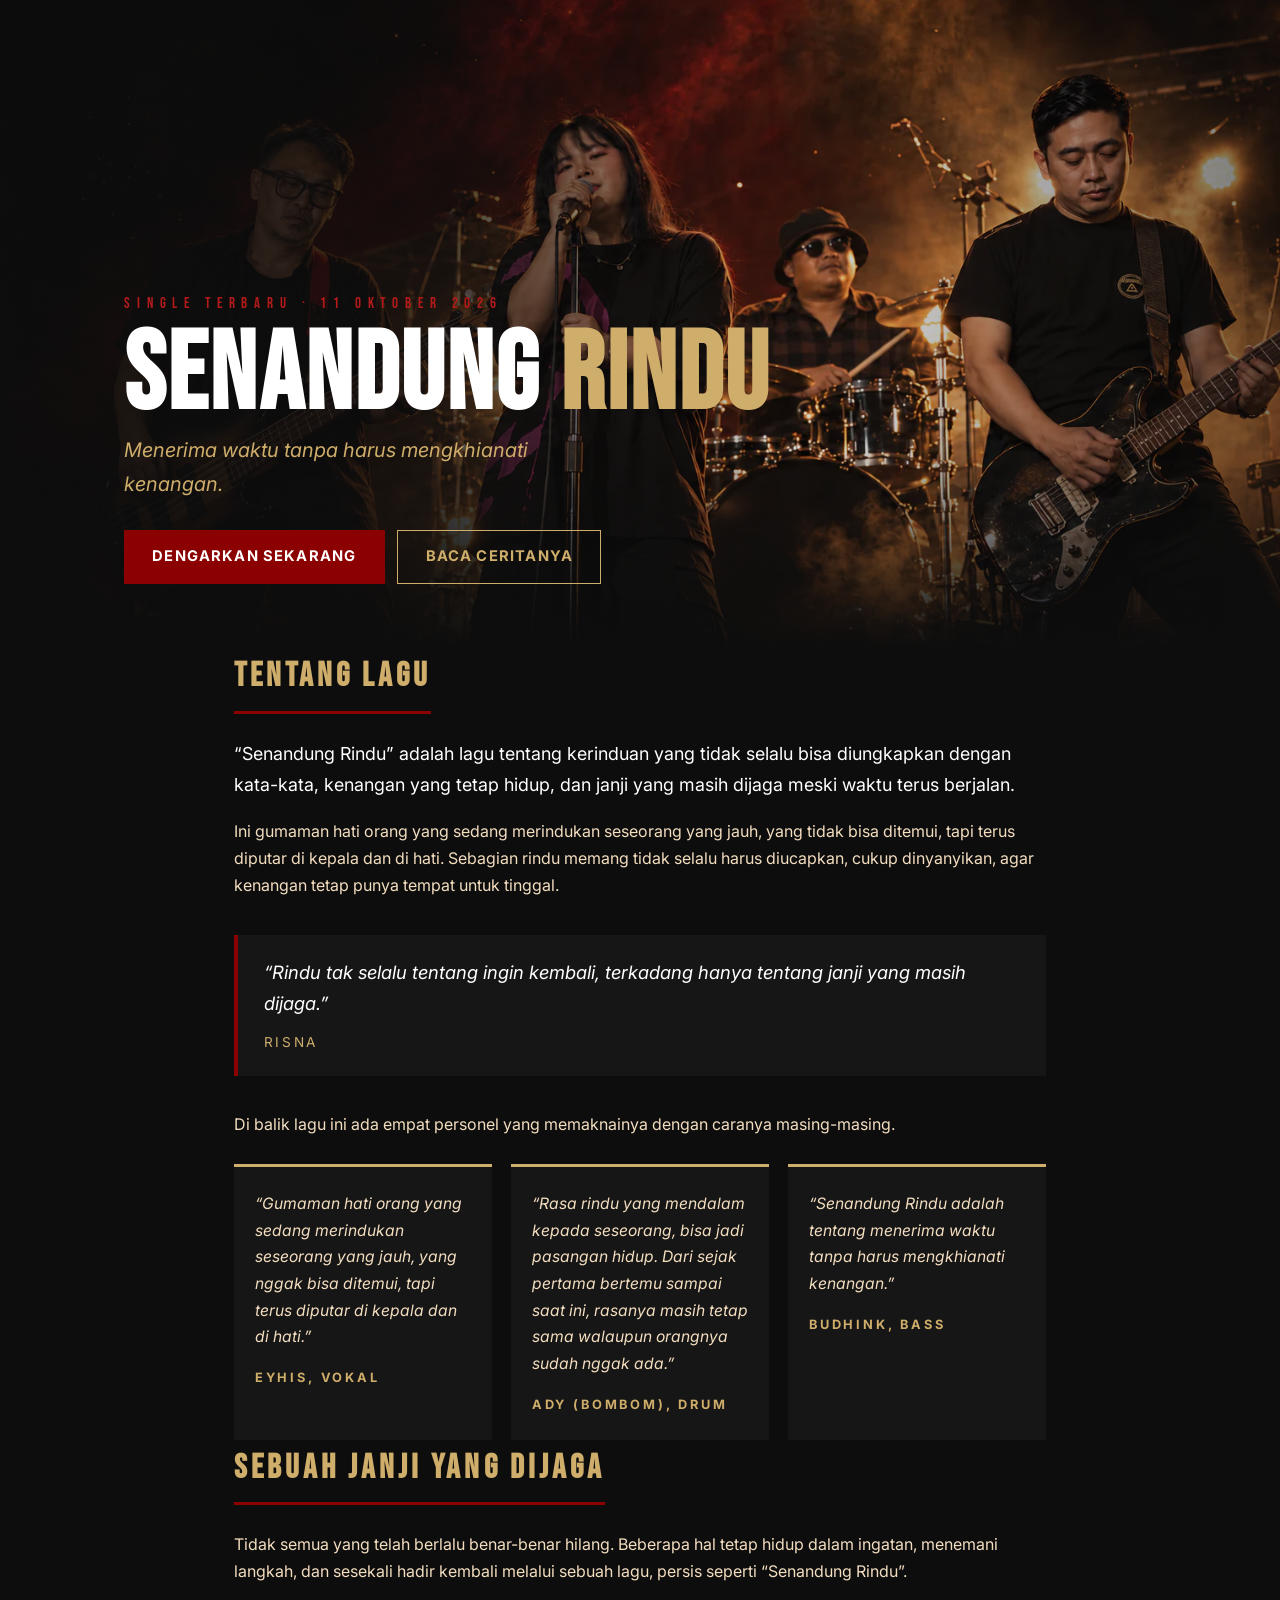
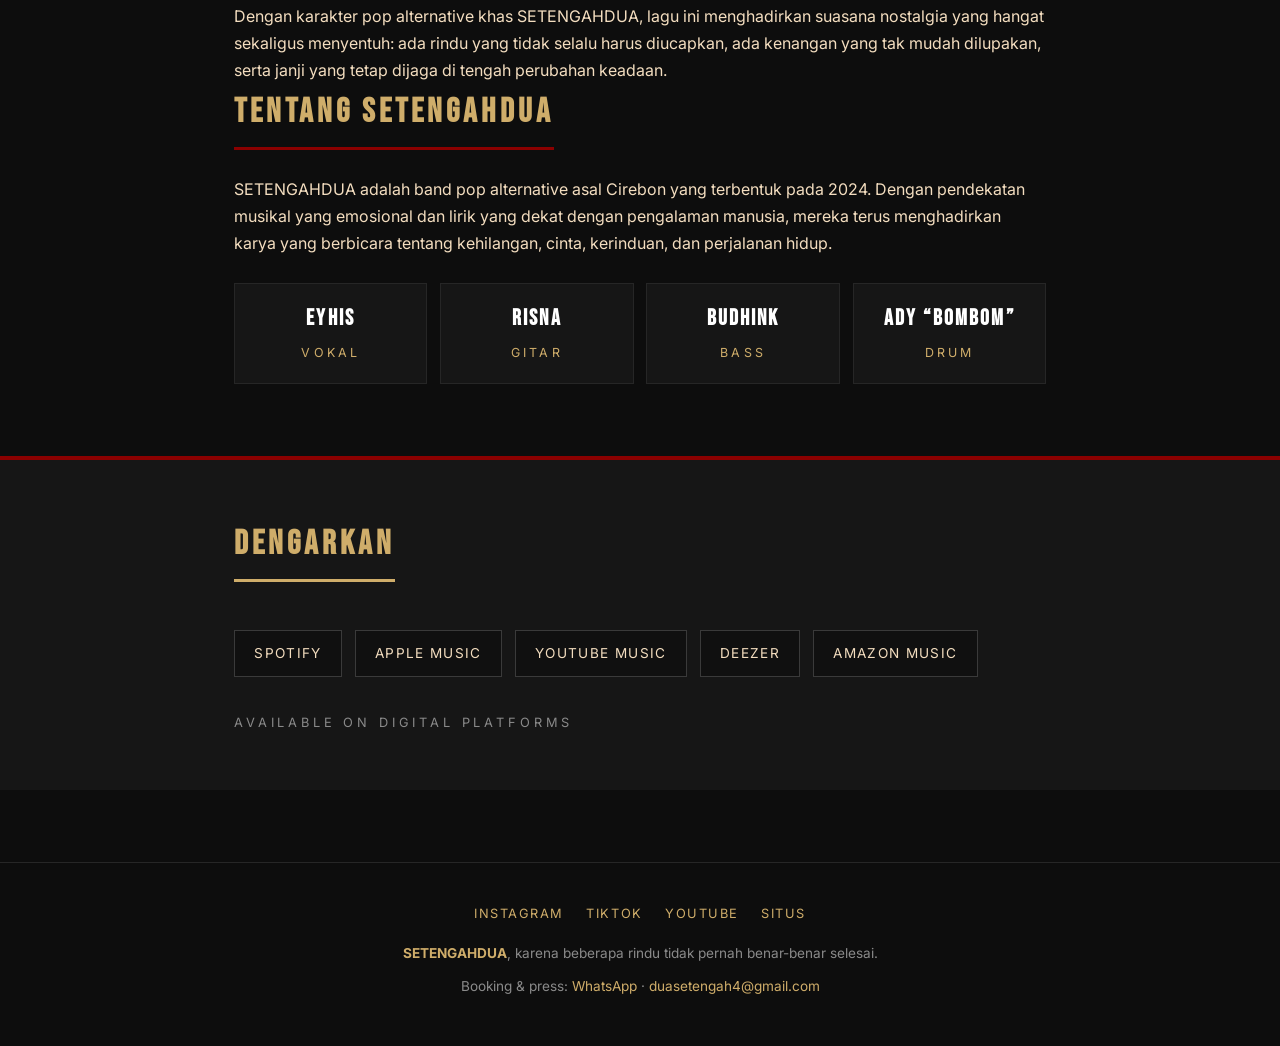
<file: senandung-rindu.html>
<!DOCTYPE html>
<html lang="id">
<head>
    <meta charset="UTF-8">
    <meta name="viewport" content="width=device-width, initial-scale=1.0">
    <meta name="description" content="“Senandung Rindu”, single terbaru SETENGAHDUA, band pop alternative asal Cirebon. Tentang rindu, kenangan, dan janji yang masih dijaga.">
    <title>Senandung Rindu, SETENGAHDUA</title>
    <link rel="preconnect" href="https://fonts.googleapis.com">
    <link href="https://fonts.googleapis.com/css2?family=Bebas+Neue&family=Inter:wght@400;600;700&display=swap" rel="stylesheet">
    <style>
        :root {
            --bg: #0d0d0d;
            --panel: #161616;
            --red: #8b0000;
            --red-bright: #b31b1b;
            --gold: #cfad6a;
            --cream: #f3ddbf;
            --gray: #8a8a8a;
        }
        * { margin: 0; padding: 0; box-sizing: border-box; }
        html { scroll-behavior: smooth; }
        body {
            background: var(--bg);
            color: var(--cream);
            font-family: 'Inter', 'Segoe UI', sans-serif;
            line-height: 1.7;
        }
        img { display: block; max-width: 100%; }
        a { color: var(--gold); text-decoration: none; }
        a:hover { color: var(--cream); }

        /* ===== HERO ===== */
        .hero {
            position: relative;
            min-height: 72vh;
            display: flex;
            align-items: flex-end;
            background:
                linear-gradient(90deg, rgba(13,13,13,.96) 0%, rgba(13,13,13,.78) 34%, rgba(13,13,13,.15) 62%, rgba(13,13,13,.55) 100%),
                linear-gradient(0deg, var(--bg) 0%, transparent 30%),
                url('img/hero-senandung-rindu.webp') center right / cover no-repeat;
        }
        .hero-inner {
            max-width: 1080px;
            margin: 0 auto;
            padding: 7rem 1.5rem 4rem;
            width: 100%;
        }
        .eyebrow {
            font-family: 'Bebas Neue', 'Arial Narrow', sans-serif;
            letter-spacing: .45em;
            font-size: .95rem;
            color: var(--red-bright);
            text-transform: uppercase;
        }
        h1 {
            font-family: 'Bebas Neue', 'Arial Narrow', sans-serif;
            font-size: clamp(2.6rem, 8.5vw, 7rem);
            line-height: .95;
            letter-spacing: .02em;
            color: #fff;
            text-transform: uppercase;
            margin: .5rem 0 .3rem;
            overflow-wrap: anywhere;
        }
        h1 span { color: var(--gold); }
        .tagline {
            font-size: clamp(1rem, 2.2vw, 1.25rem);
            color: var(--gold);
            font-style: italic;
            max-width: 34ch;
        }
        .hero-cta {
            display: flex;
            flex-wrap: wrap;
            gap: .8rem;
            margin-top: 1.8rem;
        }
        .btn {
            display: inline-block;
            padding: .85rem 1.7rem;
            font-weight: 700;
            font-size: .92rem;
            letter-spacing: .08em;
            text-transform: uppercase;
            border: 1px solid var(--gold);
            color: var(--gold);
            transition: .2s;
        }
        .btn:hover { background: var(--gold); color: #000; }
        .btn-solid { background: var(--red); border-color: var(--red); color: #fff; }
        .btn-solid:hover { background: var(--red-bright); border-color: var(--red-bright); color: #fff; }

        /* ===== SECTIONS ===== */
        .wrap { max-width: 860px; margin: 0 auto; padding: 0 1.5rem; }
        section { padding: 4.5rem 0 0; }
        h2 {
            font-family: 'Bebas Neue', 'Arial Narrow', sans-serif;
            font-size: 2.1rem;
            letter-spacing: .12em;
            color: var(--gold);
            text-transform: uppercase;
            border-bottom: 3px solid var(--red);
            display: inline-block;
            padding-bottom: .35rem;
            margin-bottom: 1.6rem;
        }
        p + p { margin-top: 1.1rem; }
        .lede { font-size: 1.12rem; color: #fff; }

        .pullquote {
            margin: 2.2rem 0;
            padding: 1.4rem 1.6rem;
            background: var(--panel);
            border-left: 4px solid var(--red);
            font-size: 1.15rem;
            font-style: italic;
            color: #fff;
        }
        .pullquote cite {
            display: block;
            margin-top: .7rem;
            font-size: .85rem;
            font-style: normal;
            letter-spacing: .2em;
            text-transform: uppercase;
            color: var(--gold);
        }

        /* ===== QUOTES ===== */
        .quotes { display: grid; gap: 1.2rem; grid-template-columns: repeat(auto-fit, minmax(240px, 1fr)); }
        .quote-card {
            background: var(--panel);
            border-top: 3px solid var(--gold);
            padding: 1.5rem 1.3rem;
            display: flex;
            flex-direction: column;
            gap: 1rem;
        }
        .quote-card p { font-style: italic; color: var(--cream); font-size: .98rem; }
        .quote-card strong {
            font-size: .8rem;
            letter-spacing: .22em;
            text-transform: uppercase;
            color: var(--gold);
            font-style: normal;
        }

        /* ===== LISTEN / PLATFORMS ===== */
        .listen {
            margin-top: 4.5rem;
            background: var(--panel);
            border-top: 4px solid var(--red);
            padding: 3.5rem 0;
        }
        .listen h2 { border-bottom-color: var(--gold); }
        .platforms {
            display: flex;
            flex-wrap: wrap;
            gap: .8rem;
            margin-top: 1.4rem;
        }
        .platforms a {
            border: 1px solid #3a3a3a;
            padding: .7rem 1.2rem;
            font-size: .85rem;
            letter-spacing: .1em;
            text-transform: uppercase;
            color: var(--cream);
            background: #101010;
            transition: .2s;
        }
        .platforms a:hover { border-color: var(--gold); color: var(--gold); }
        .avail {
            font-size: .8rem;
            letter-spacing: .3em;
            text-transform: uppercase;
            color: var(--gray);
            margin-top: 2.2rem;
        }

        /* ===== BAND ===== */
        .members {
            display: grid;
            gap: .8rem;
            grid-template-columns: repeat(auto-fit, minmax(160px, 1fr));
            margin-top: 1.6rem;
        }
        .member {
            background: var(--panel);
            border: 1px solid #262626;
            padding: 1.1rem 1rem;
            text-align: center;
        }
        .member b {
            display: block;
            font-family: 'Bebas Neue', sans-serif;
            font-size: 1.35rem;
            letter-spacing: .1em;
            color: #fff;
        }
        .member span { font-size: .78rem; letter-spacing: .25em; text-transform: uppercase; color: var(--gold); }

        /* ===== FOOTER ===== */
        footer {
            margin-top: 4.5rem;
            border-top: 1px solid #262626;
            padding: 2.5rem 0 3rem;
            text-align: center;
            font-size: .85rem;
            color: var(--gray);
        }
        footer .socials { display: flex; gap: 1.4rem; justify-content: center; flex-wrap: wrap; margin-bottom: 1.1rem; }
        footer .socials a { letter-spacing: .12em; text-transform: uppercase; font-size: .8rem; }
        footer strong { color: var(--gold); }

        @media (max-width: 640px) {
            .hero { min-height: 60vh; background-position: 62% center; }
            .hero-inner { padding-top: 5.5rem; }
            .eyebrow { letter-spacing: .28em; font-size: .82rem; }
            h1 { font-size: clamp(2.6rem, 12.5vw, 4.2rem); }
            h1 span { display: block; }
        }
    </style>
</head>
<body>

<header class="hero">
    <div class="hero-inner">
        <div class="eyebrow">Single Terbaru · 11 Oktober 2026</div>
        <h1>Senandung <span>Rindu</span></h1>
        <p class="tagline">Menerima waktu tanpa harus mengkhianati kenangan.</p>
        <div class="hero-cta">
            <a class="btn btn-solid" href="https://open.spotify.com/track/4yesTzzTuWSLwJRDH2Kdem" target="_blank" rel="noopener">Dengarkan Sekarang</a>
            <a class="btn" href="#kutipan">Baca Ceritanya</a>
        </div>
    </div>
</header>

<main>
    <section id="kutipan" class="wrap">
        <h2>Tentang Lagu</h2>
        <p class="lede">“Senandung Rindu” adalah lagu tentang kerinduan yang tidak selalu bisa diungkapkan dengan kata-kata, kenangan yang tetap hidup, dan janji yang masih dijaga meski waktu terus berjalan.</p>
        <p>Ini gumaman hati orang yang sedang merindukan seseorang yang jauh, yang tidak bisa ditemui, tapi terus diputar di kepala dan di hati. Sebagian rindu memang tidak selalu harus diucapkan, cukup dinyanyikan, agar kenangan tetap punya tempat untuk tinggal.</p>

        <div class="pullquote">
            “Rindu tak selalu tentang ingin kembali, terkadang hanya tentang janji yang masih dijaga.”
            <cite>Risna</cite>
        </div>

        <p>Di balik lagu ini ada empat personel yang memaknainya dengan caranya masing-masing.</p>

        <div class="quotes" style="margin-top:1.6rem;">
            <div class="quote-card">
                <p>“Gumaman hati orang yang sedang merindukan seseorang yang jauh, yang nggak bisa ditemui, tapi terus diputar di kepala dan di hati.”</p>
                <strong>Eyhis, Vokal</strong>
            </div>
            <div class="quote-card">
                <p>“Rasa rindu yang mendalam kepada seseorang, bisa jadi pasangan hidup. Dari sejak pertama bertemu sampai saat ini, rasanya masih tetap sama walaupun orangnya sudah nggak ada.”</p>
                <strong>Ady (Bombom), Drum</strong>
            </div>
            <div class="quote-card">
                <p>“Senandung Rindu adalah tentang menerima waktu tanpa harus mengkhianati kenangan.”</p>
                <strong>Budhink, Bass</strong>
            </div>
        </div>
    </section>

    <section class="wrap">
        <h2>Sebuah Janji yang Dijaga</h2>
        <p>Tidak semua yang telah berlalu benar-benar hilang. Beberapa hal tetap hidup dalam ingatan, menemani langkah, dan sesekali hadir kembali melalui sebuah lagu, persis seperti “Senandung Rindu”.</p>
        <p>Dengan karakter pop alternative khas SETENGAHDUA, lagu ini menghadirkan suasana nostalgia yang hangat sekaligus menyentuh: ada rindu yang tidak selalu harus diucapkan, ada kenangan yang tak mudah dilupakan, serta janji yang tetap dijaga di tengah perubahan keadaan.</p>
    </section>

    <section class="wrap">
        <h2>Tentang SETENGAHDUA</h2>
        <p>SETENGAHDUA adalah band pop alternative asal Cirebon yang terbentuk pada 2024. Dengan pendekatan musikal yang emosional dan lirik yang dekat dengan pengalaman manusia, mereka terus menghadirkan karya yang berbicara tentang kehilangan, cinta, kerinduan, dan perjalanan hidup.</p>
        <div class="members">
            <div class="member"><b>Eyhis</b><span>Vokal</span></div>
            <div class="member"><b>Risna</b><span>Gitar</span></div>
            <div class="member"><b>Budhink</b><span>Bass</span></div>
            <div class="member"><b>Ady “Bombom”</b><span>Drum</span></div>
        </div>
    </section>

    <section class="listen">
        <div class="wrap">
            <h2>Dengarkan</h2>
            <div class="platforms">
                <a href="https://open.spotify.com/track/4yesTzzTuWSLwJRDH2Kdem" target="_blank" rel="noopener">Spotify</a>
                <a href="https://music.apple.com/id/album/6817876479" target="_blank" rel="noopener">Apple Music</a>
                <a href="https://www.youtube.com/results?search_query=SETENGAHDUA+Senandung+Rindu" target="_blank" rel="noopener">YouTube Music</a>
                <a href="https://www.deezer.com/search/SETENGAHDUA%20Senandung%20Rindu" target="_blank" rel="noopener">Deezer</a>
                <a href="https://music.amazon.co.id/search/SETENGAHDUA%20Senandung%20Rindu" target="_blank" rel="noopener">Amazon Music</a>
            </div>
            <p class="avail">Available on Digital Platforms</p>
        </div>
    </section>
</main>

<footer>
    <div class="socials">
        <a href="https://instagram.com/setengahduaofficial" target="_blank" rel="noopener">Instagram</a>
        <a href="https://tiktok.com/@setengahduaofficial" target="_blank" rel="noopener">TikTok</a>
        <a href="https://www.youtube.com/results?search_query=SETENGAHDUAOFFICIAL" target="_blank" rel="noopener">YouTube</a>
        <a href="https://setengahdua.com" target="_blank" rel="noopener">Situs</a>
    </div>
    <p><strong>SETENGAHDUA</strong>, karena beberapa rindu tidak pernah benar-benar selesai.</p>
    <p style="margin-top:.6rem;">Booking &amp; press: <a href="https://wa.me/6285793243485">WhatsApp</a> · <a href="mailto:duasetengah4@gmail.com">duasetengah4@gmail.com</a></p>
</footer>

</body>
</html>
</file>
<file: style.css>
:root {
    --bg-color: #0D0D0D;
    --text-color: #FFFFFF;
    --accent-red: #8B0000;
    --accent-gold: #CFAD6A;
    --accent-cream: #F3DDBF;
    --gray-color: #6C757D;

    --font-heading: 'Bebas Neue', 'Anton', sans-serif;
    --font-body: 'Poppins', 'Inter', sans-serif;
    --font-mono: 'Courier New', monospace;

    --transition: all 0.3s cubic-bezier(0.25, 0.8, 0.25, 1);
}

* {
    margin: 0;
    padding: 0;
    box-sizing: border-box;
}

html {
    scroll-behavior: smooth;
}

body {
    background-color: var(--bg-color);
    color: var(--text-color);
    font-family: var(--font-body);
    line-height: 1.6;
    overflow-x: hidden;
}

.grain-overlay {
    position: fixed;
    top: 0;
    left: 0;
    width: 100%;
    height: 100%;
    pointer-events: none;
    z-index: 9999;
    background: url('https://grainy-gradients.vercel.app/noise.svg');
    opacity: 0.05;
}

.container {
    max-width: 1200px;
    margin: 0 auto;
    padding: 0 2rem;
}

/* Typography */
h1,
h2,
h3 {
    font-family: var(--font-heading);
    letter-spacing: 2px;
    text-transform: uppercase;
}

.section-title {
    font-size: 3.5rem;
    margin-bottom: 0.5rem;
    color: var(--accent-gold);
}

.section-underline {
    width: 80px;
    height: 4px;
    background-color: var(--accent-red);
    margin-bottom: 3rem;
}

/* Nav */
nav {
    position: fixed;
    top: 0px;
    width: 100%;
    z-index: 1000;
    padding: 1.5rem 0;
    transition: var(--transition);
}

nav.scrolled {
    background-color: rgba(13, 13, 13, 0.95);
    backdrop-filter: blur(10px);
    padding: 1rem 0;
    border-bottom: 1px solid rgba(255, 255, 255, 0.1);
}

.nav-container {
    max-width: 1200px;
    margin: 0 auto;
    padding: 0 2rem;
    display: flex;
    justify-content: space-between;
    align-items: center;
    gap: 1.5rem;
}

.nav-right {
    display: flex;
    align-items: center;
    gap: 1.5rem;
}

/* Hamburger */
.hamburger {
    display: none;
    background: none;
    border: none;
    cursor: pointer;
    padding: 4px;
    width: 36px;
    height: 36px;
}

.hamburger span {
    display: block;
    height: 2px;
    width: 100%;
    background: var(--accent-cream);
    border-radius: 2px;
    transition: var(--transition);
    transform-origin: center;
}

.hamburger.active span:nth-child(1) {
    transform: translateY(7px) rotate(45deg);
}

.hamburger.active span:nth-child(2) {
    opacity: 0;
    transform: scaleX(0);
}

.hamburger.active span:nth-child(3) {
    transform: translateY(-7px) rotate(-45deg);
}

/* Mobile Overlay */
.mobile-overlay {
    display: none;
    position: fixed;
    inset: 0;
    background: rgba(0, 0, 0, 0.7);
    z-index: 1100;
    opacity: 0;
    transition: opacity 0.3s ease;
    backdrop-filter: blur(4px);
}

.mobile-overlay.open {
    display: block;
    opacity: 1;
}

/* Mobile Drawer */
.mobile-drawer {
    position: fixed;
    top: 0;
    right: 0;
    width: min(320px, 85vw);
    height: 100dvh;
    background: #111;
    border-left: 1px solid rgba(255, 255, 255, 0.08);
    z-index: 1200;
    display: flex;
    flex-direction: column;
    padding: 0;
    padding-top: 0;
    transform: translateX(100%);
    transition: transform 0.35s cubic-bezier(0.25, 0.8, 0.25, 1);
}

.mobile-drawer.open {
    transform: translateX(0);
}

.drawer-header {
    display: flex;
    justify-content: space-between;
    align-items: center;
    padding: 1.4rem 1.5rem;
    border-bottom: 1px solid rgba(255, 255, 255, 0.08);
}

.drawer-close {
    background: none;
    border: none;
    color: var(--accent-cream);
    font-size: 1.4rem;
    cursor: pointer;
    line-height: 1;
    opacity: 0.7;
    transition: var(--transition);
}

.drawer-close:hover {
    opacity: 1;
    color: var(--accent-red);
}

.drawer-nav {
    display: flex;
    flex-direction: column;
    padding: 1rem 0;
    flex: 1;
    top: 80px;
}

.drawer-nav a {
    color: var(--text-color);
    text-decoration: none;
    font-size: 1rem;
    font-family: var(--font-heading);
    letter-spacing: 2px;
    text-transform: uppercase;
    padding: 1.1rem 1.5rem;
    border-bottom: 1px solid rgba(255, 255, 255, 0.05);
    transition: var(--transition);
}

.drawer-nav a:hover,
.drawer-nav a:focus {
    color: var(--accent-gold);
    background: rgba(255, 255, 255, 0.03);
    padding-left: 2rem;
}

.drawer-nav .drawer-cta {
    margin-top: auto;
    background: var(--accent-red);
    color: white;
    border: none;
    text-align: center;
    margin: 2rem 1.5rem 1.5rem;
    padding: 1rem;
}

.logo {
    display: inline-flex;
    align-items: center;
    gap: 0.7rem;
    flex: 0 0 auto;
    font-family: var(--font-heading);
    font-size: 1.8rem;
    color: var(--accent-cream);
}

.logo img {
    display: block;
    width: 42px;
    height: auto;
    filter: drop-shadow(0 8px 18px rgba(0, 0, 0, 0.45));
}

.nav-links {
    display: flex;
    align-items: center;
    justify-content: center;
    flex: 1 1 auto;
    min-width: 0;
}

.nav-links a {
    color: var(--text-color);
    text-decoration: none;
    margin-left: 2rem;
    font-size: 0.9rem;
    text-transform: uppercase;
    font-weight: 600;
    transition: var(--transition);
}

.nav-links a:hover {
    color: var(--accent-red);
}

/* Hero */
.hero {
    height: 100vh;
    display: flex;
    align-items: center;
    justify-content: center;
    position: relative;
    overflow: hidden;
}

.hero-image {
    position: absolute;
    top: 0;
    left: 0;
    width: 100%;
    height: 100%;
    background-size: cover;
    background-position: center;
    filter: brightness(0.4) saturate(1.2);
    z-index: -1;
    transform: scale(1.05);
}

.hero-content {
    text-align: center;
    max-width: 800px;
}

.hero h1 {
    font-size: 8rem;
    line-height: 0.9;
    margin-bottom: 1rem;
    color: #fff;
    text-shadow: 5px 5px 0px var(--accent-red);
}

.tagline {
    font-size: 1.2rem;
    letter-spacing: 4px;
    text-transform: uppercase;
    color: var(--accent-gold);
    margin-bottom: 2.5rem;
}

/* Buttons */
.btn {
    display: inline-block;
    padding: 1.2rem 2.5rem;
    font-family: var(--font-heading);
    font-size: 1.2rem;
    text-decoration: none;
    text-transform: uppercase;
    border: none;
    cursor: pointer;
    transition: var(--transition);
    margin: 0 0.5rem;
}

.btn-primary {
    background-color: var(--accent-red);
    color: white;
}

.btn-primary:hover {
    background-color: #a00000;
    transform: translateY(-3px);
    box-shadow: 0 10px 20px rgba(139, 0, 0, 0.4);
}

.btn-secondary {
    background-color: var(--accent-gold);
    color: var(--bg-color);
}

.btn-secondary:hover {
    background-color: #dab67a;
    transform: translateY(-3px);
    box-shadow: 0 10px 20px rgba(207, 173, 106, 0.3);
}

.btn-outline {
    background-color: transparent;
    border: 2px solid var(--accent-cream);
    color: var(--accent-cream);
}

.btn-outline:hover {
    background-color: var(--accent-cream);
    color: var(--bg-color);
}

.btn.small {
    padding: 0.6rem 1.5rem;
    font-size: 0.9rem;
}

/* Sections */
.section {
    padding: 8rem 0;
    scroll-margin-top: 80px;
}

.alt-bg {
    background-color: #1a1a1a;
}

/* About */
.about-grid {
    display: grid;
    grid-template-columns: 1fr 1fr;
    gap: 4rem;
}

.about-text p {
    margin-bottom: 1.5rem;
    font-size: 1.1rem;
    color: var(--accent-cream);
}

.about-stats {
    display: flex;
    flex-direction: column;
    justify-content: center;
}

.stat-item {
    padding: 1.5rem 0;
    border-bottom: 1px solid rgba(255, 255, 255, 0.1);
}

.stat-label {
    display: block;
    font-size: 0.8rem;
    text-transform: uppercase;
    color: var(--accent-gold);
    margin-bottom: 0.3rem;
}

.stat-value {
    font-family: var(--font-heading);
    font-size: 1.5rem;
}

/* Releases */
.releases-grid {
    display: grid;
    grid-template-columns: repeat(auto-fit, minmax(300px, 1fr));
    gap: 2rem;
}

.release-card {
    background: #252525;
    padding: 2.5rem;
    position: relative;
    border-left: 5px solid var(--accent-red);
    transition: var(--transition);
}

.release-card:hover {
    transform: scale(1.02);
    background: #2a2a2a;
}

.release-card h3 {
    font-size: 2rem;
    margin-bottom: 0.5rem;
}

.release-meta {
    font-size: 0.8rem;
    color: var(--accent-gold);
    margin-bottom: 1rem;
}

.btn-text {
    display: inline-block;
    margin-top: 1.5rem;
    color: var(--accent-red);
    text-decoration: none;
    font-weight: 700;
    text-transform: uppercase;
}

/* Members */
.members-grid {
    display: grid;
    grid-template-columns: repeat(auto-fit, minmax(250px, 1fr));
    gap: 2rem;
}

.member-card {
    position: relative;
    height: 450px;
    overflow: hidden;
}

.member-img {
    width: 100%;
    height: 100%;
    background-size: cover;
    background-position: center;
    filter: grayscale(100%) brightness(0.8);
    transition: var(--transition);
}

.member-card:hover .member-img {
    filter: grayscale(0%) brightness(1);
    transform: scale(1.1);
}

.member-info {
    position: absolute;
    bottom: 0;
    left: 0;
    width: 100%;
    padding: 2rem;
    background: linear-gradient(to top, rgba(0, 0, 0, 0.9), transparent);
}

.member-info h3 {
    font-size: 2rem;
    margin-bottom: 2px;
}

.member-info .role {
    font-size: 0.9rem;
    color: var(--accent-gold);
    text-transform: uppercase;
}

/* Media Grid */
.media-preview-grid {
    display: grid;
    grid-template-columns: repeat(4, 1fr);
    grid-auto-rows: 250px;
    gap: 1rem;
}

.media-item {
    background-size: cover;
    background-position: center;
    filter: saturate(0.5);
    transition: var(--transition);
}

.media-item:hover {
    filter: saturate(1.2);
}

.media-item.wide {
    grid-column: span 2;
    grid-row: span 2;
}

.media-footer {
    margin-top: 3rem;
    text-align: center;
}

/* Footer */
footer {
    padding: 4rem 0;
    border-top: 1px solid rgba(255, 255, 255, 0.1);
}

.footer-content {
    display: flex;
    justify-content: space-between;
    align-items: center;
}

.footer-links a {
    color: var(--gray-color);
    text-decoration: none;
    margin-left: 2rem;
    font-size: 0.9rem;
}

.footer-links a:hover {
    color: var(--accent-red);
}

/* Glitch Effect */
.glitch {
    position: relative;
}

.glitch::before,
.glitch::after {
    content: attr(data-text);
    position: absolute;
    top: 0;
    left: 0;
    width: 100%;
    height: 100%;
}

/* Responsive */
@media (max-width: 768px) {
    .hero {
        padding-top: 80px;
    }

    .hero h1 {
        font-size: 4rem;
    }

    /* Center hero on mobile */
    .hero-content {
        text-align: center;
        width: 100%;
        padding-right: 1.5rem;
        padding-left: 1.5rem;
    }

    .tagline {
        letter-spacing: 2px;
    }

    .hero-btns {
        display: flex;
        flex-direction: column;
        align-items: center;
        gap: 0.75rem;
    }

    .hero-btns .btn {
        margin: 0;
        width: auto;
    }

    /* Mobile nav: hide links and CTA; use hamburger drawer only. */
    .nav-container {
        padding: 0 1rem;
    }

    .nav-links {
        display: none;
    }

    .cta-nav {
        display: none;
    }

    .hamburger {
        display: flex;
        flex-direction: column;
        justify-content: center;
        gap: 5px;
    }

    .about-grid {
        grid-template-columns: 1fr;
    }

    .media-preview-grid {
        grid-template-columns: repeat(2, 1fr);
    }

    .section-title {
        font-size: 2.5rem;
    }
}

/* Media Player */
.player-container {
    background: #1a1a1a;
    border: 2px solid var(--accent-red);
    padding: 2rem;
    position: relative;
    box-shadow: 10px 10px 0px var(--accent-red);
}

.visualizer-wrapper {
    width: 100%;
    height: 150px;
    background: #000;
    margin-bottom: 2rem;
    border: 1px solid rgba(255, 255, 255, 0.1);
}

#visualizer {
    width: 100%;
    height: 100%;
}

.player-controls {
    display: flex;
    flex-direction: column;
    align-items: center;
    gap: 1.5rem;
}

.current-track {
    text-align: center;
}

.current-track h3 {
    font-size: 2rem;
    color: var(--accent-gold);
    margin-bottom: 5px;
}

.current-track p {
    font-size: 0.9rem;
    color: var(--gray-color);
    text-transform: uppercase;
    letter-spacing: 2px;
}

.control-btns {
    display: flex;
    gap: 2rem;
    align-items: center;
}

.ctrl-btn {
    background: transparent;
    border: 2px solid var(--accent-cream);
    color: var(--accent-cream);
    padding: 0.8rem 1.5rem;
    font-family: var(--font-heading);
    cursor: pointer;
    transition: var(--transition);
}

.ctrl-btn:hover {
    background: var(--accent-cream);
    color: var(--bg-color);
}

.ctrl-btn.play {
    background: var(--accent-red);
    border-color: var(--accent-red);
    color: white;
    font-size: 1.5rem;
    padding: 1rem 2.5rem;
}

.progress-container {
    width: 100%;
    height: 4px;
    background: rgba(255, 255, 255, 0.1);
    cursor: pointer;
}

.progress-bar {
    width: 0%;
    height: 100%;
    background: var(--accent-gold);
    transition: width 0.1s linear;
}

.track-list {
    margin-top: 3rem;
    list-style: none;
    border-top: 1px solid rgba(255, 255, 255, 0.1);
    padding-top: 1.5rem;
}

.track-item {
    padding: 1rem;
    cursor: pointer;
    border-bottom: 1px solid rgba(255, 255, 255, 0.05);
    transition: var(--transition);
    display: flex;
    justify-content: space-between;
}

.track-item:hover {
    background: rgba(255, 255, 255, 0.05);
    color: var(--accent-gold);
}

.track-item.active {
    color: var(--accent-red);
    font-weight: 700;
    border-left: 4px solid var(--accent-red);
}

/* Footer info */
.footer-info p {
    margin-bottom: 0.5rem;
}

.contact-email a {
    color: var(--accent-gold);
    text-decoration: none;
}

.footer-supported {
    text-align: right;
    display: flex;
    flex-direction: column;
    align-items: flex-end;
}

.footer-supported p {
    font-size: 0.7rem;
    text-transform: uppercase;
    letter-spacing: 1px;
    margin-bottom: 5px;
    color: var(--gray-color);
}

.support-logo {
    height: 30px;
    opacity: 0.8;
    filter: brightness(0) invert(1);
    transition: var(--transition);
}

.support-logo:hover {
    opacity: 1;
}

@media (max-width: 768px) {
    .footer-content {
        flex-direction: column;
        gap: 2rem;
        text-align: center;
    }

    .footer-supported {
        align-items: center;
        text-align: center;
    }
}
</file>
